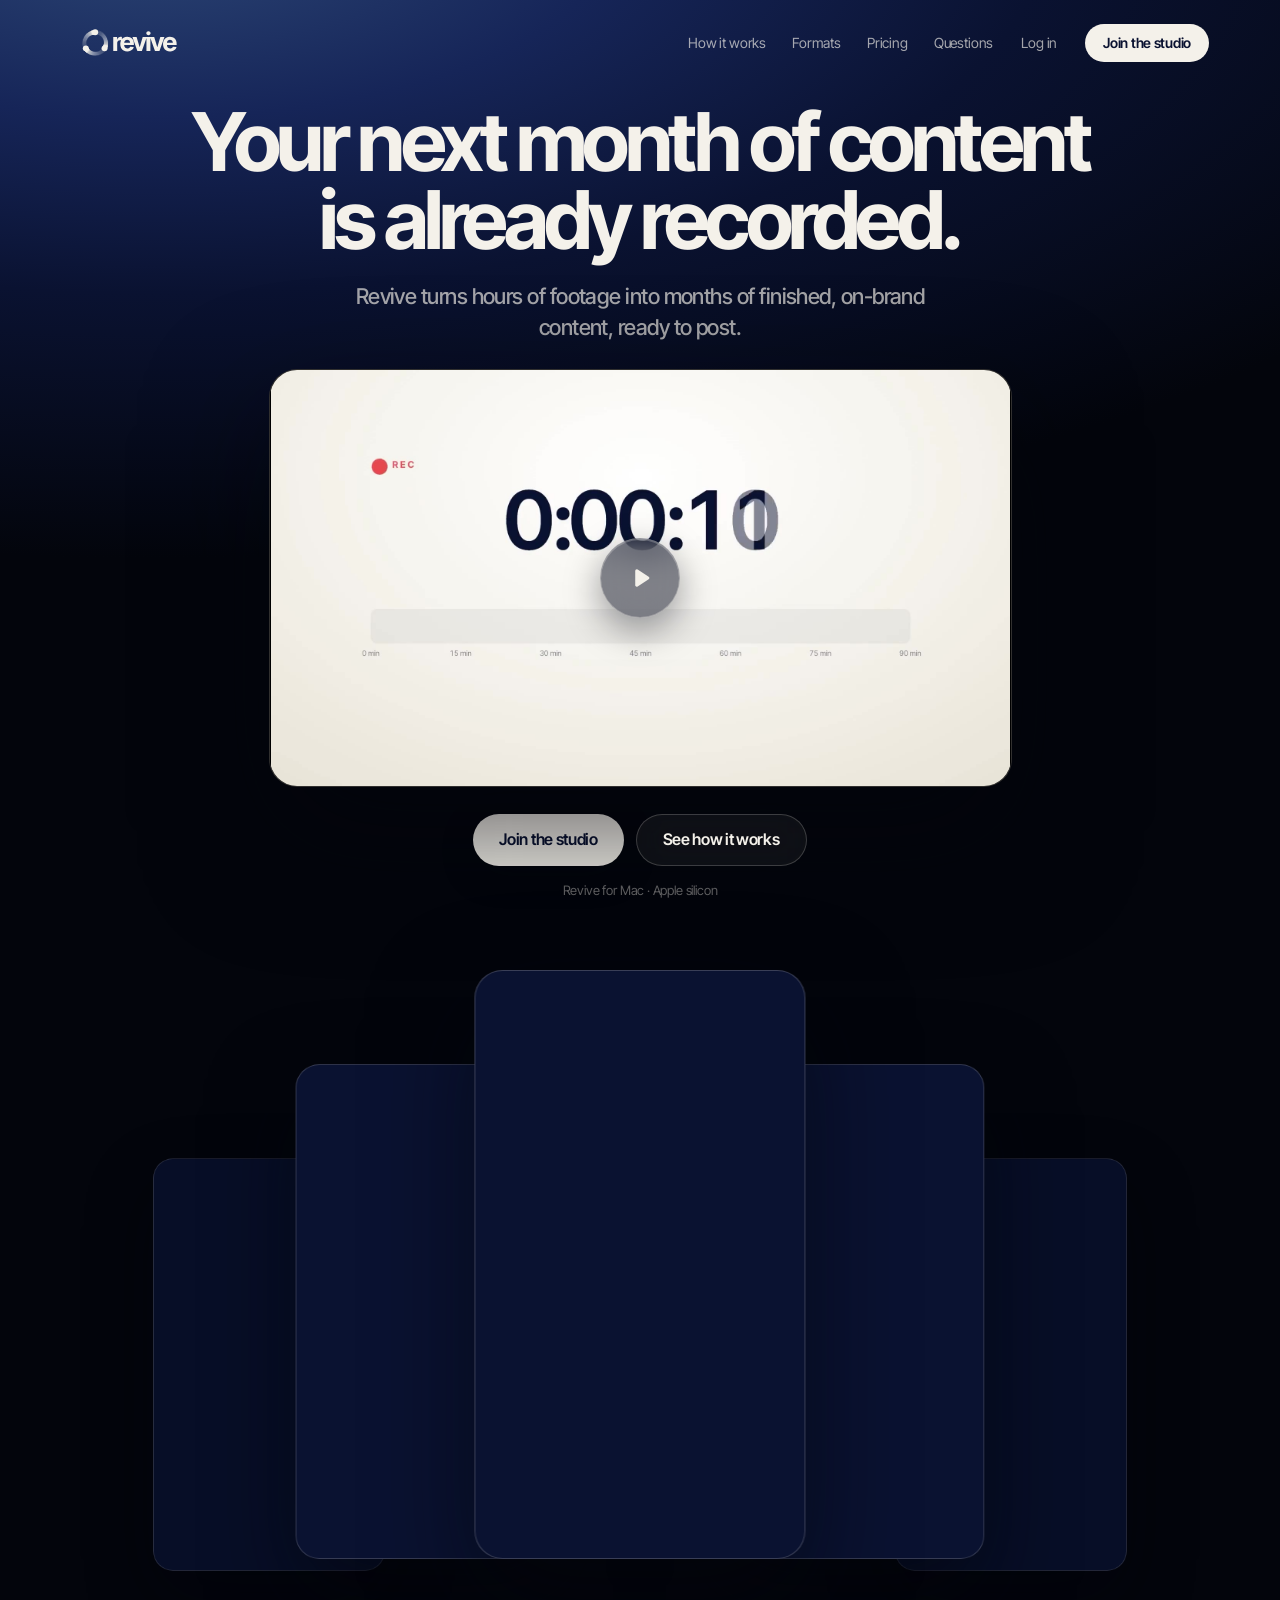
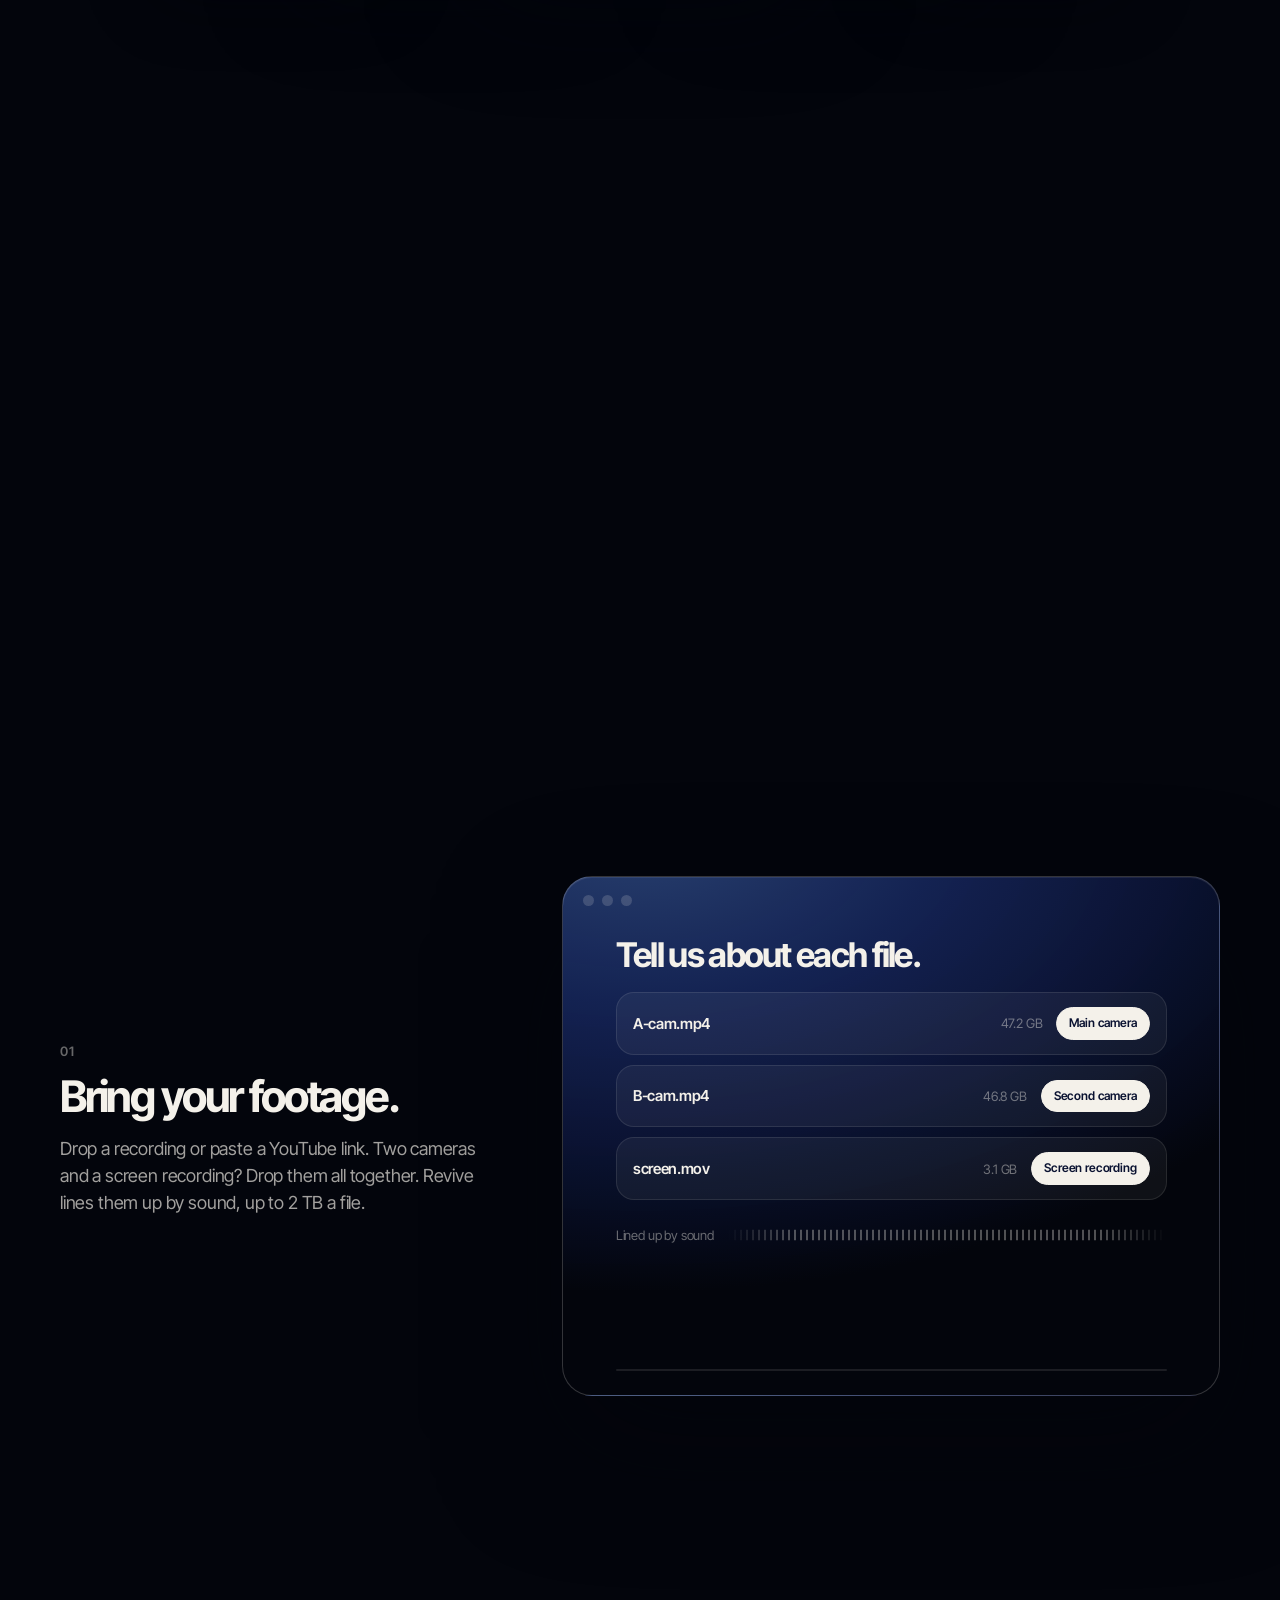
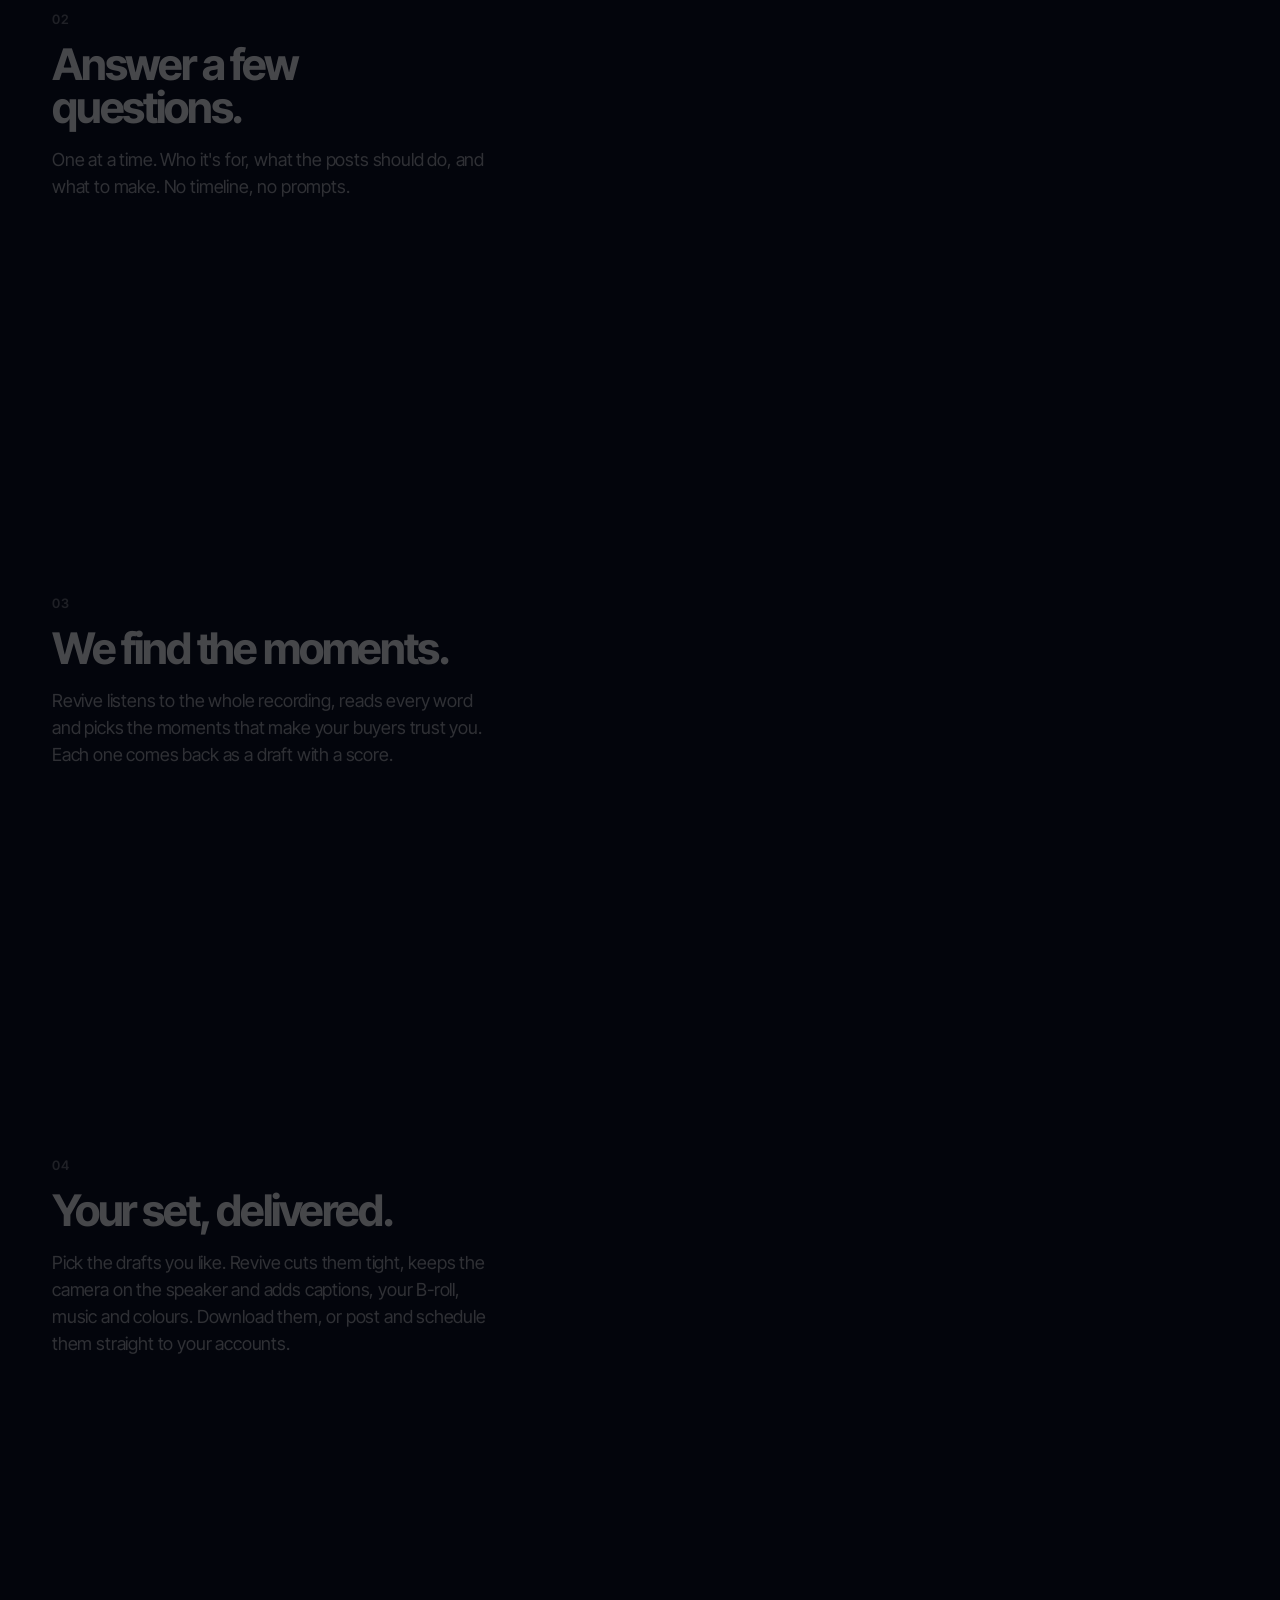
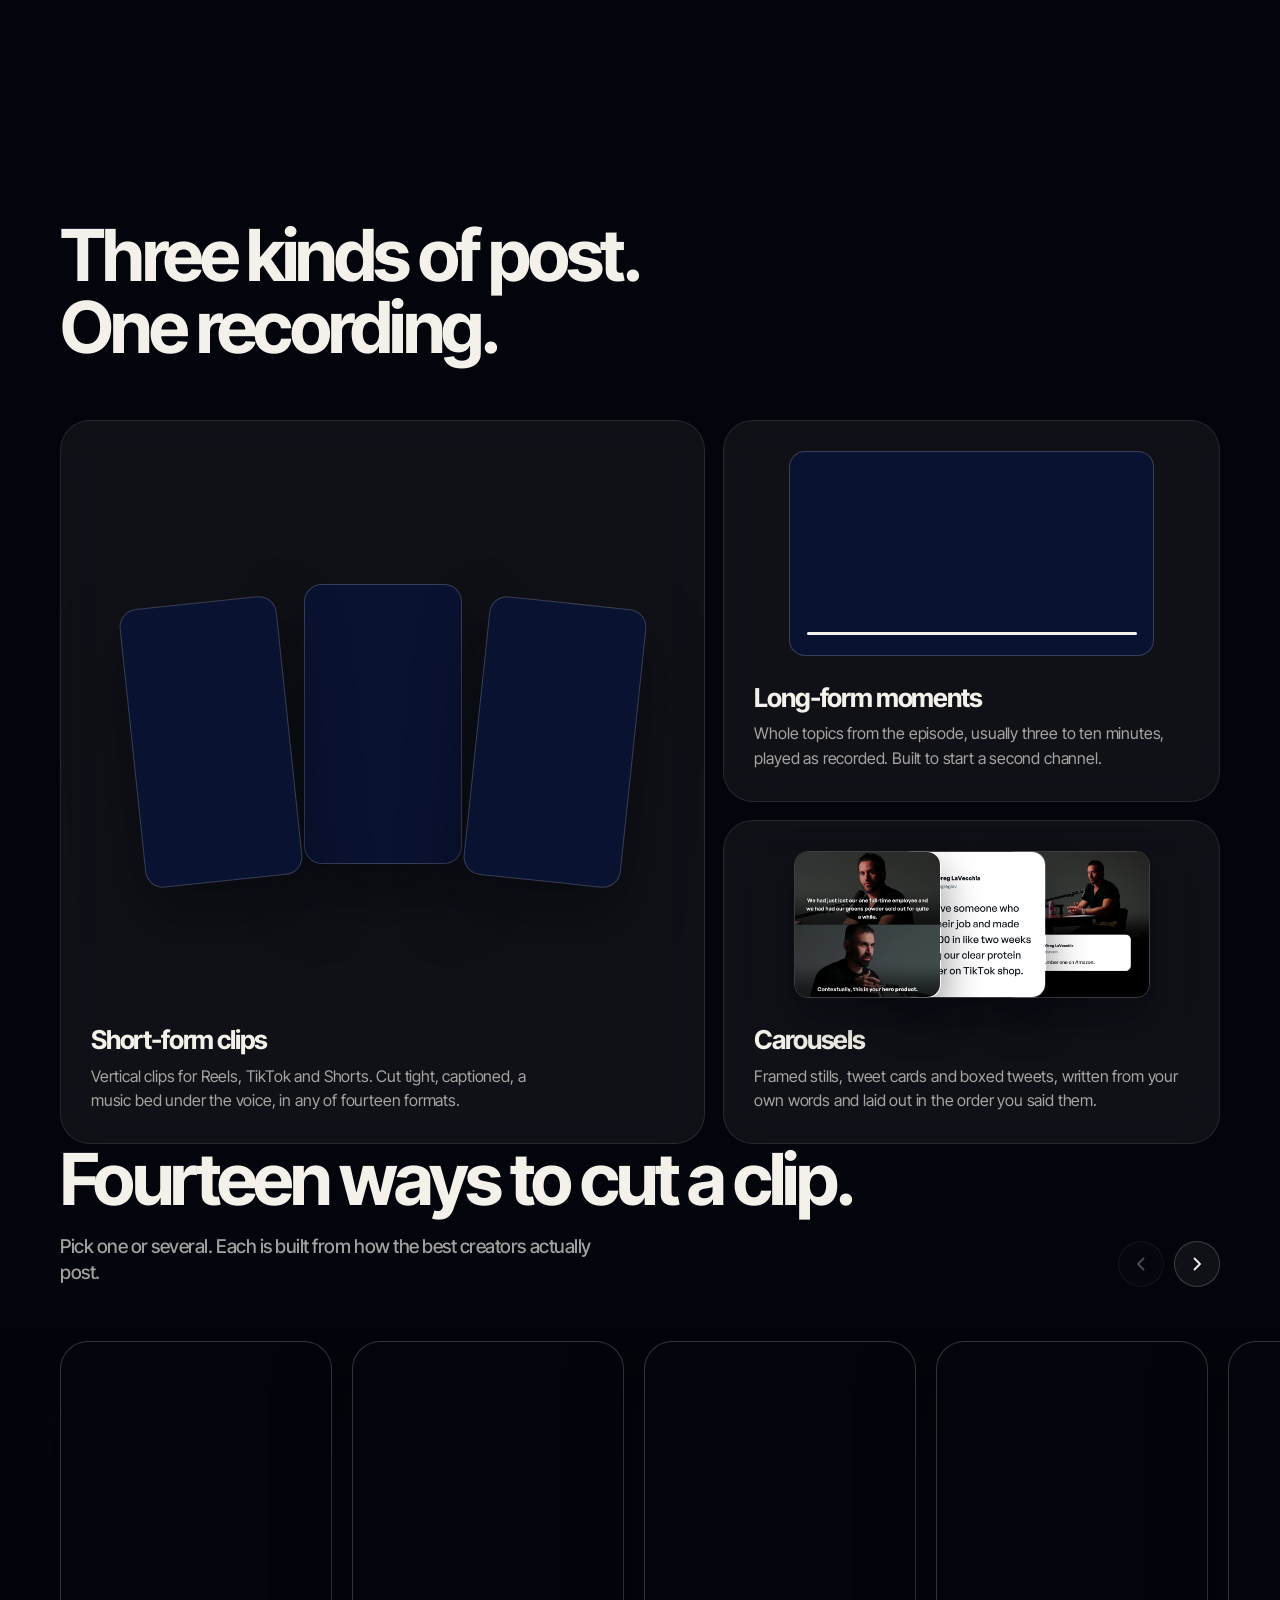
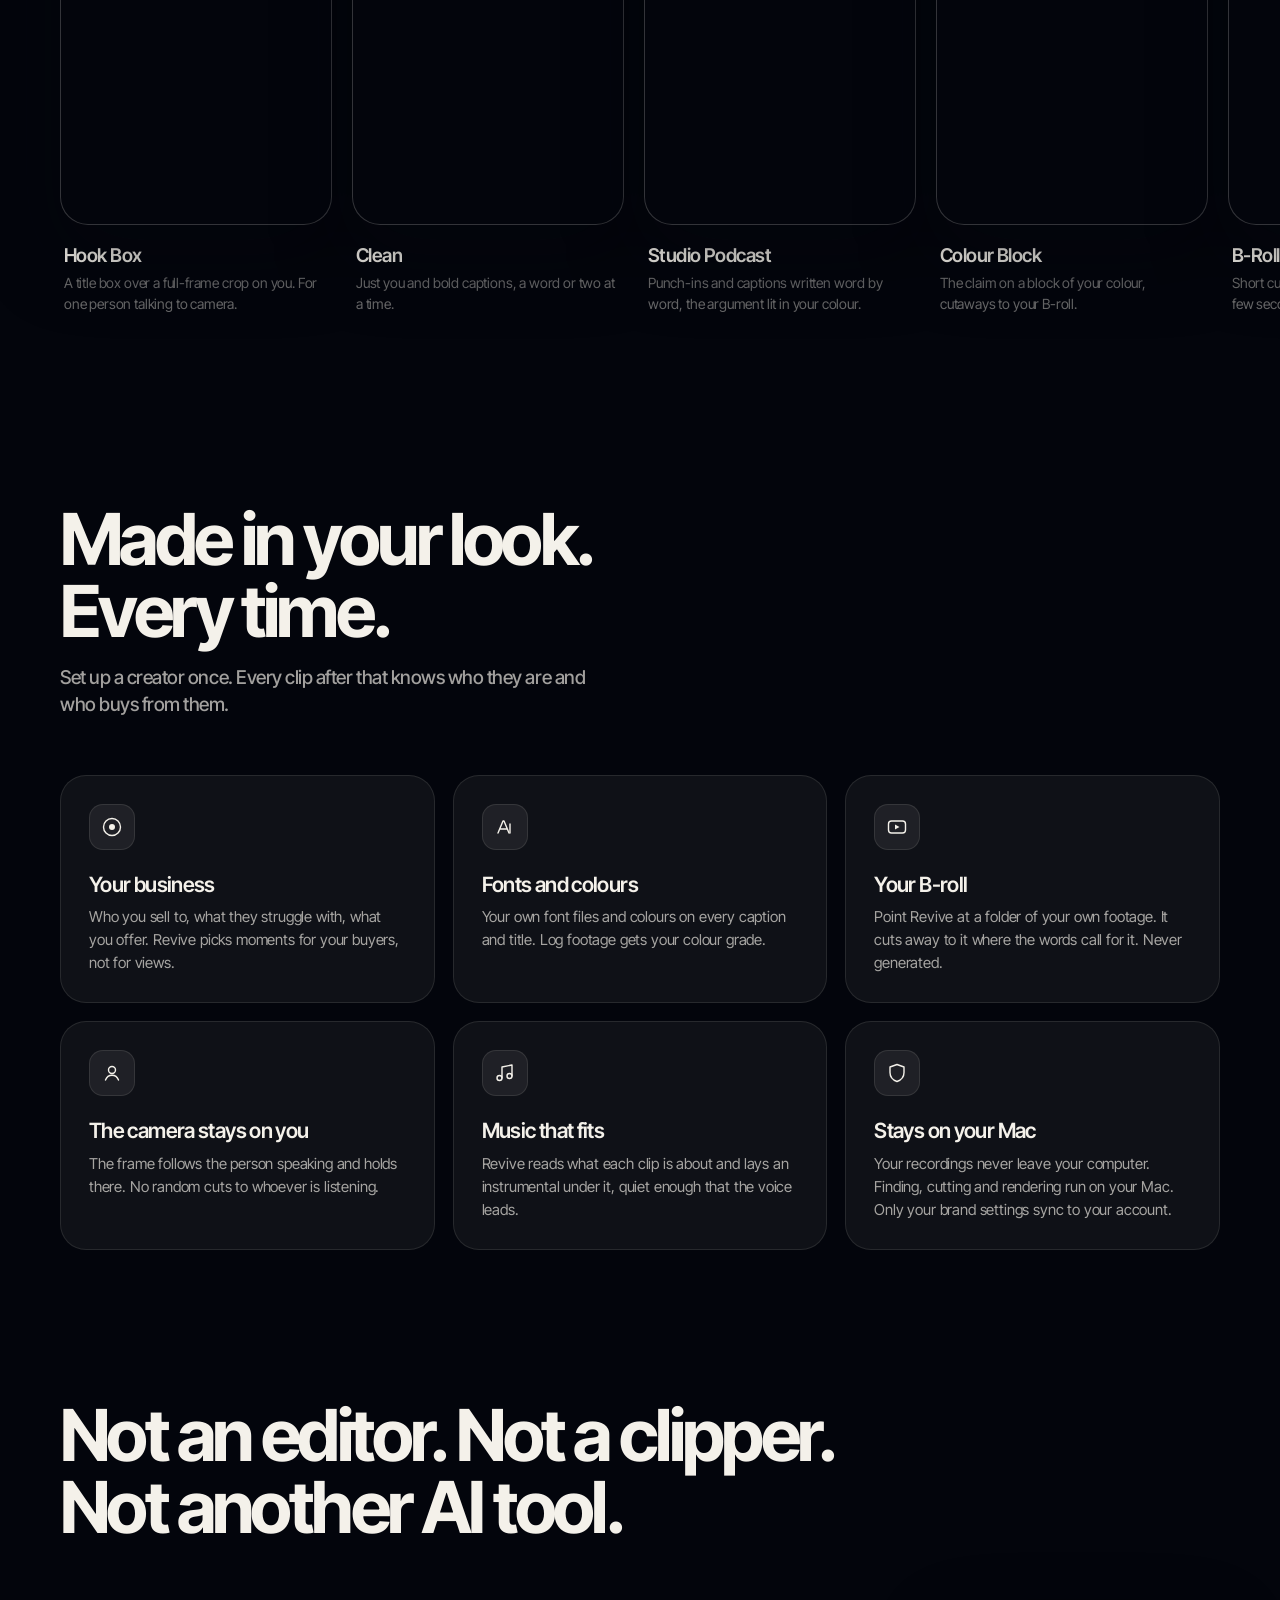
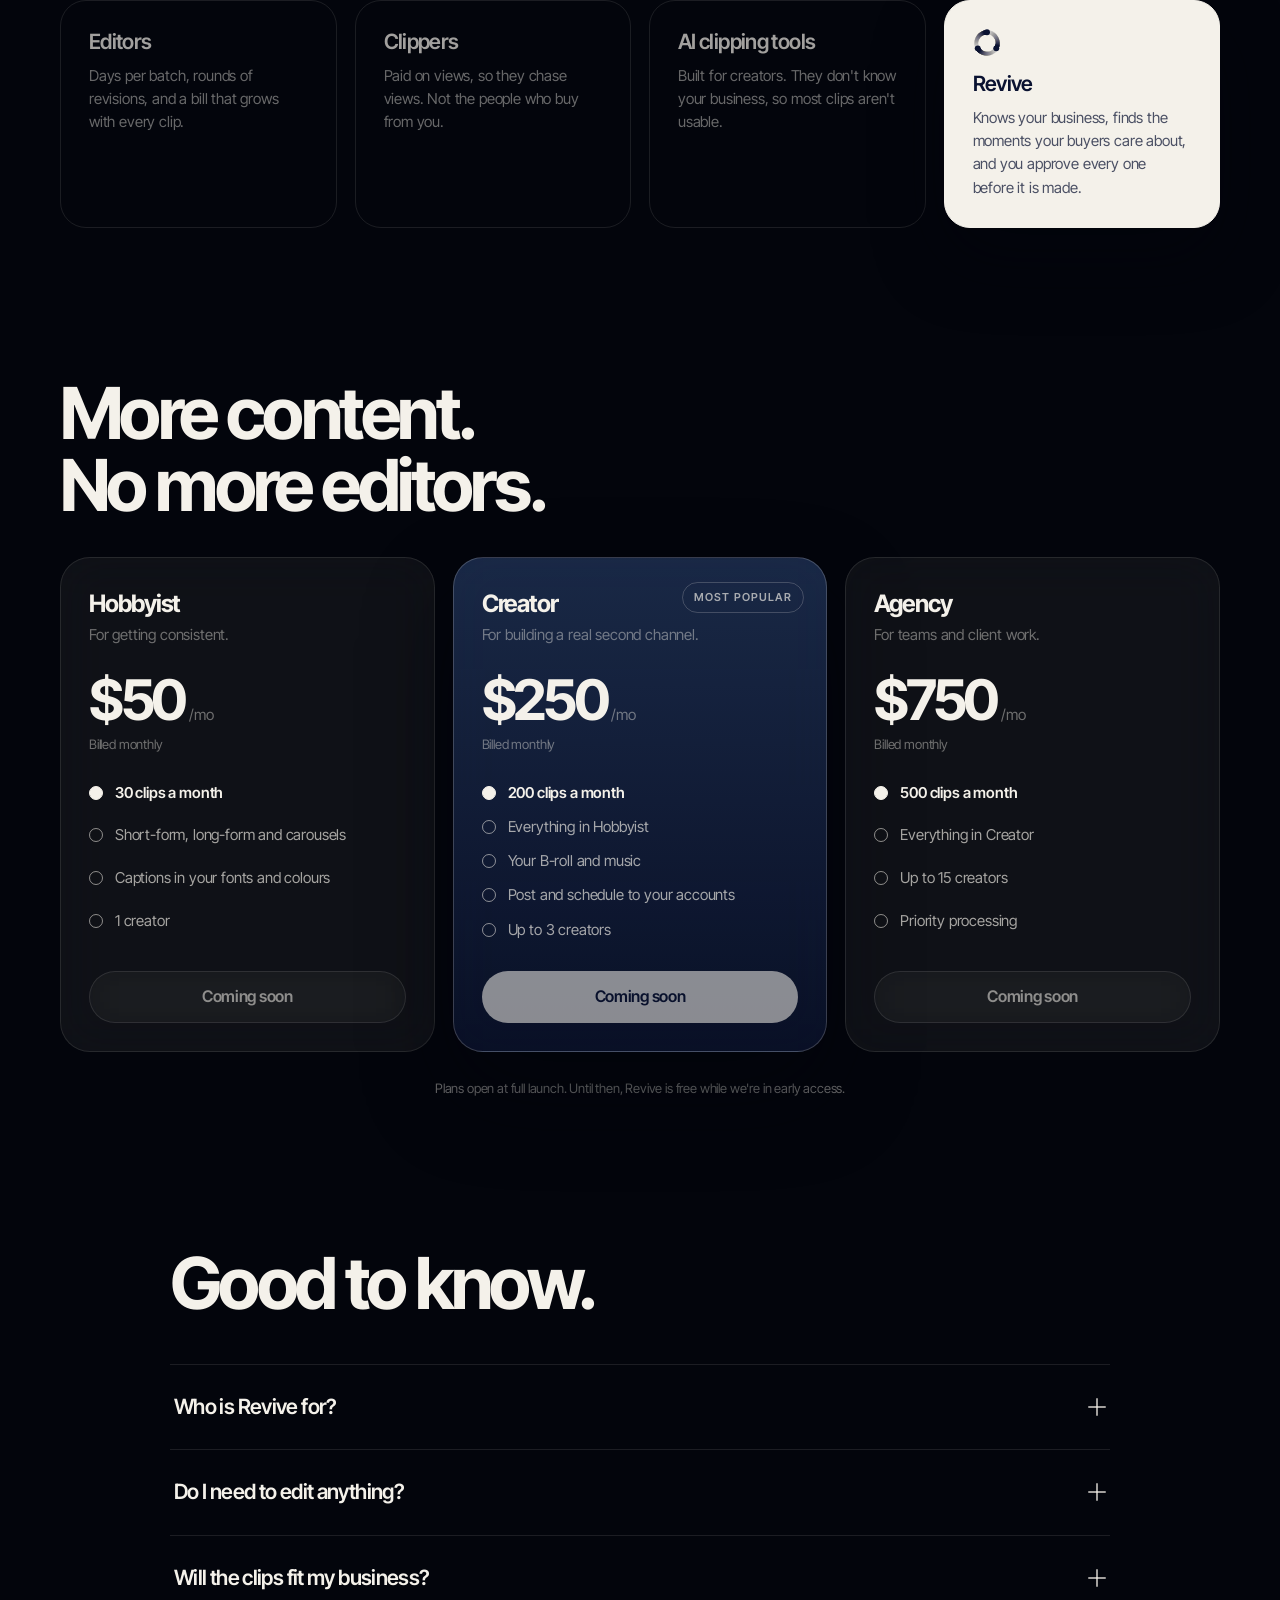
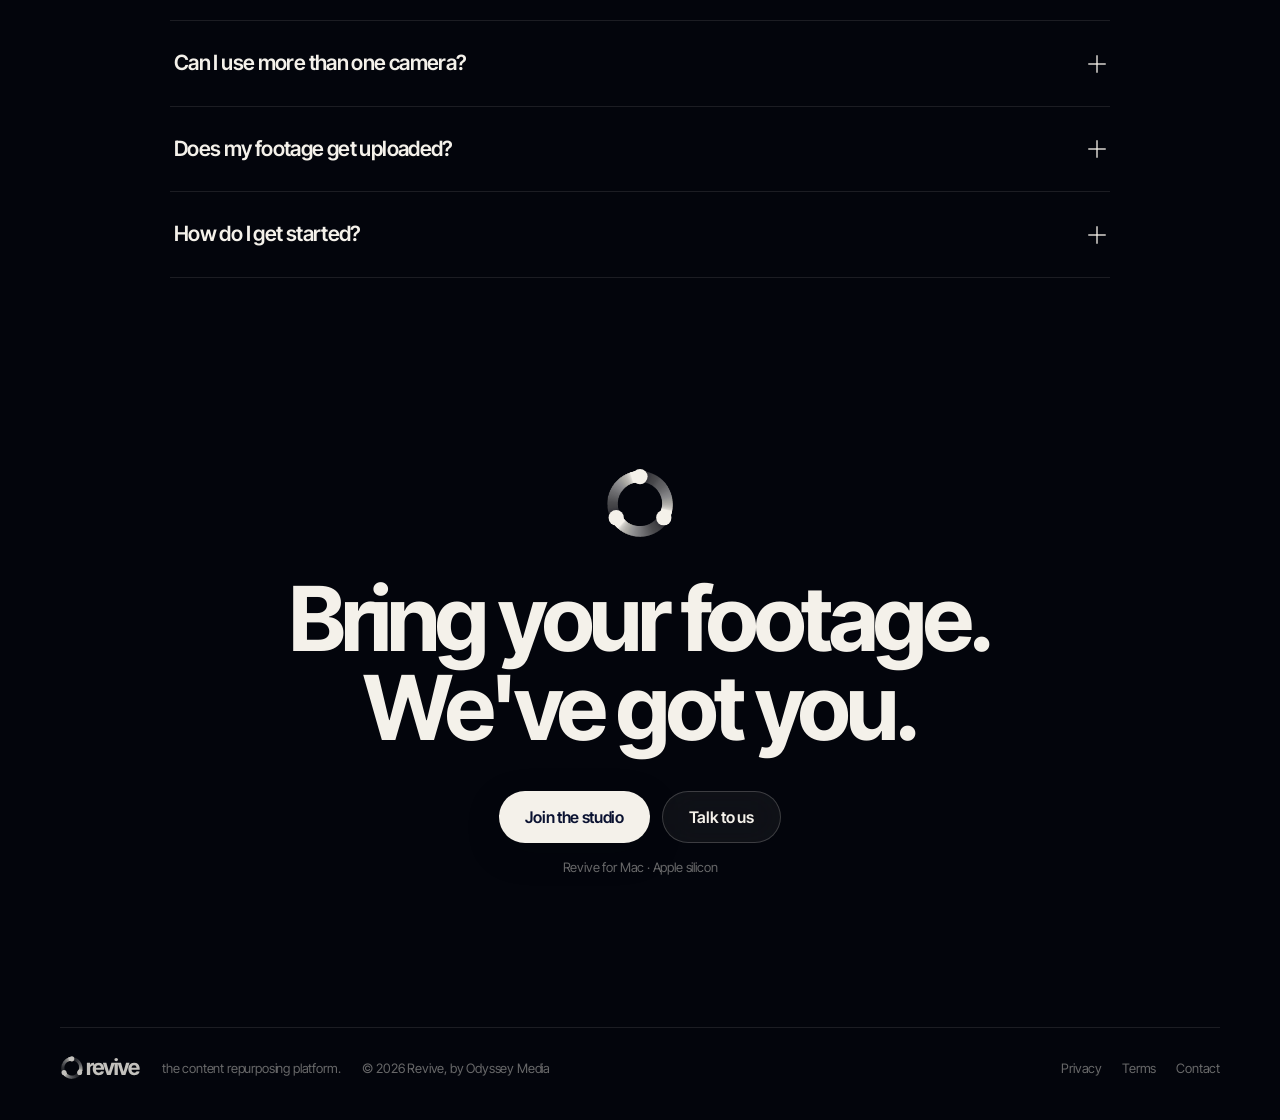
<file: index.html>
<!doctype html>
<html lang="en">
<head>
  <meta charset="utf-8" />
  <meta name="viewport" content="width=device-width, initial-scale=1" />
  <title>Revive · Your next month of content is already recorded.</title>
  <meta name="description" content="Bring one long recording. Revive finds the moments your buyers care about and hands back finished clips, long-form moments and carousels in your brand's look." />
  <meta name="theme-color" content="#03050C" />
  <link rel="icon" href="favicon.ico" sizes="48x48" />
  <link rel="icon" href="favicon.svg" type="image/svg+xml" />
  <link rel="apple-touch-icon" sizes="180x180" href="apple-touch-icon-180x180.png" />
  <link rel="mask-icon" href="safari-pinned-tab.svg" color="#0A1231" />
  <link rel="manifest" href="site.webmanifest" />
  <meta property="og:title" content="Revive · Your next month of content is already recorded." />
  <meta property="og:description" content="Bring one long recording. Get back a month of finished posts." />
  <meta property="og:image" content="assets/og.png" />
  <meta name="twitter:card" content="summary_large_image" />
  <link rel="preconnect" href="https://fonts.googleapis.com" />
  <link rel="preconnect" href="https://fonts.gstatic.com" crossorigin />
  <link href="https://fonts.googleapis.com/css2?family=Inter+Tight:wght@400;500;600;700&display=swap" rel="stylesheet" />
  <link rel="stylesheet" href="style.css?v=20261106d" />
  <script>document.documentElement.classList.add("js")</script>
</head>
<body>
  <a class="skip" href="#top">Skip to content</a>

  <header class="nav" id="nav">
    <div class="nav-in">
      <a class="brand" href="#top" aria-label="Revive home"><img src="assets/logo.svg" alt="revive" width="108" height="32" /></a>
      <nav class="links" aria-label="Sections">
        <a href="#how">How it works</a>
        <a href="#formats">Formats</a>
        <a href="#pricing">Pricing</a>
        <a href="#faq">Questions</a>
      </nav>
      <a class="login" href="start.html?mode=login">Log in</a>
      <a class="btn btn-sm" href="start.html">Join the studio</a>
    </div>
  </header>

  <main id="top">
    <!-- Hero -->
    <section class="hero">
      <!-- First screen: headline, film and buttons only; the clip fan waits below the fold -->
      <div class="hero-top">
      <h1 class="r" style="--d:1">Your next month of content<br />is already recorded.</h1>
      <p class="lead r" style="--d:2">Revive turns hours of footage into months of finished, on-brand content, ready to post.</p>
      <!-- The promo film, in the app's player: a muted preview until they press play, then it starts over with sound -->
      <div class="promo r" style="--d:3">
        <video id="promo" data-player src="media/promo.mp4" poster="media/promo-poster.jpg" muted loop playsinline autoplay preload="auto" aria-label="Revive promo film"></video>
      </div>
      <div class="cta r" style="--d:4">
        <a class="btn" href="start.html">Join the studio</a>
        <a class="btn btn-ghost" href="#start">See how it works</a>
      </div>
      <p class="fine r" style="--d:5">Revive for Mac · Apple silicon</p>
      </div>

      <!-- Real clips made in Revive's formats -->
      <span class="anchor" id="start"></span>
      <div class="reel r" style="--d:5" id="reel" aria-hidden="true">
        <video class="c c1" src="media/broll.mp4" muted loop playsinline preload="metadata"></video>
        <video class="c c2" src="media/annotation.mp4" muted loop playsinline preload="metadata"></video>
        <video class="c c3" src="media/speaker.mp4" muted loop playsinline preload="metadata"></video>
        <video class="c c4" src="media/studio.mp4" muted loop playsinline preload="metadata"></video>
        <video class="c c5" src="media/clean.mp4" muted loop playsinline preload="metadata"></video>
      </div>
    </section>

    <!-- Problem -->
    <section class="band narrow">
      <h2 class="statement r"><span>Clipping tools cut videos.</span> Revive repurposes them.</h2>
      <p class="statement-sub r" style="--d:1">You already did the hard part. Revive gives every recording a second life: clips, long-form moments and carousels, picked for the people who buy from you.</p>
    </section>

    <!-- How it works: pinned window, steps scroll past -->
    <section class="story" id="how">
      <div class="story-head">
        <h2 class="r" style="--d:1">Walk in with footage.<br />Walk out with a set.</h2>
      </div>
      <div class="story-grid">
        <div class="story-steps">
          <article class="step" data-step="0">
            <span class="num">01</span>
            <h3>Bring your footage.</h3>
            <p>Drop a recording or paste a YouTube link. Two cameras and a screen recording? Drop them all together. Revive lines them up by sound, up to 2 TB a file.</p>
          </article>
          <article class="step" data-step="1">
            <span class="num">02</span>
            <h3>Answer a few questions.</h3>
            <p>One at a time. Who it's for, what the posts should do, and what to make. No timeline, no prompts.</p>
          </article>
          <article class="step" data-step="2">
            <span class="num">03</span>
            <h3>We find the moments.</h3>
            <p>Revive listens to the whole recording, reads every word and picks the moments that make your buyers trust you. Each one comes back as a draft with a score.</p>
          </article>
          <article class="step" data-step="3">
            <span class="num">04</span>
            <h3>Your set, delivered.</h3>
            <p>Pick the drafts you like. Revive cuts them tight, keeps the camera on the speaker and adds captions, your B-roll, music and colours. Download them, or post and schedule them straight to your accounts.</p>
          </article>
        </div>

        <div class="story-pin">
          <div class="window story-window">
            <div class="chrome"><i></i><i></i><i></i></div>
            <div class="screens">
              <!-- 1: footage -->
              <div class="screen sc on" data-sc="0">
                <h3 class="s-title">Tell us about each file.</h3>
                <div class="files">
                  <div class="file"><b>A-cam.mp4</b><small>47.2 GB</small><span class="chip on">Main camera</span></div>
                  <div class="file"><b>B-cam.mp4</b><small>46.8 GB</small><span class="chip on">Second camera</span></div>
                  <div class="file"><b>screen.mov</b><small>3.1 GB</small><span class="chip on">Screen recording</span></div>
                </div>
                <div class="sync"><span>Lined up by sound</span><i></i></div>
              </div>
              <!-- 2: questions -->
              <div class="screen sc" data-sc="1">
                <div class="dots"><i class="on"></i><i class="on"></i><i class="on"></i><i></i><i></i></div>
                <h3 class="s-title">What should these posts do?</h3>
                <div class="picks">
                  <div class="pick"><strong>Connection</strong><small>Trust before they buy</small></div>
                  <div class="pick lit"><strong>Conversion</strong><small>Speak to the decision</small></div>
                  <div class="pick"><strong>Both</strong><small>A mix of the two</small></div>
                </div>
                <div class="s-row"><span class="ghost">Back</span><span class="solid">Next</span></div>
              </div>
              <!-- 3: moments -->
              <div class="screen sc" data-sc="2">
                <div class="working">
                  <img class="ring spin" src="assets/mark.svg" alt="" width="40" height="40" />
                  <span>Finding your moments…</span>
                </div>
                <div class="drafts">
                  <div class="draft"><em>9.2</em><div><b>Why I almost quit in year two</b><small>12:04 · Connection</small></div><span class="tick on"></span></div>
                  <div class="draft"><em>8.6</em><div><b>The system behind our first big client</b><small>31:10 · Conversion</small></div><span class="tick on"></span></div>
                  <div class="draft"><em>8.1</em><div><b>How we price without discounting</b><small>1:29:03 · Conversion</small></div><span class="tick"></span></div>
                  <div class="draft"><em>7.4</em><div><b>What I'd tell myself on day one</b><small>1:02:11 · Connection</small></div><span class="tick on"></span></div>
                </div>
              </div>
              <!-- 4: delivery -->
              <div class="screen sc" data-sc="3">
                <h3 class="s-title">Your set is ready.</h3>
                <p class="s-sub">Everything the studio made from one recording.</p>
                <p class="s-label">Clips</p>
                <div class="tiles">
                  <i style="--k:0"></i><i style="--k:1"></i><i style="--k:2"></i><i style="--k:3"></i><i style="--k:4"></i><i style="--k:5"></i>
                </div>
                <p class="s-label">Carousels</p>
                <div class="tiles sq">
                  <i style="--k:6"></i><i style="--k:7"></i><i style="--k:8"></i><i style="--k:9"></i>
                </div>
              </div>
            </div>
            <div class="progress"><i id="storyBar"></i></div>
          </div>
        </div>
      </div>
    </section>

    <!-- Outputs -->
    <section class="band" id="outputs">
      <h2 class="r" style="--d:1">Three kinds of post.<br />One recording.</h2>
      <div class="bento">
        <article class="tile big r" style="--d:0">
          <div class="art art-short" aria-hidden="true"><video src="media/documentary.mp4" muted loop playsinline preload="none"></video><video src="media/studio.mp4" muted loop playsinline preload="none"></video><video src="media/headline.mp4" muted loop playsinline preload="none"></video></div>
          <h3>Short-form clips</h3>
          <p>Vertical clips for Reels, TikTok and Shorts. Cut tight, captioned, a music bed under the voice, in any of fourteen formats.</p>
        </article>
        <article class="tile r" style="--d:1">
          <div class="art art-long" aria-hidden="true"><video src="media/longform-gv.mp4" muted loop playsinline preload="none"></video><i></i></div>
          <h3>Long-form moments</h3>
          <p>Whole topics from the episode, usually three to ten minutes, played as recorded. Built to start a second channel.</p>
        </article>
        <article class="tile r" style="--d:2">
          <div class="art art-car" aria-hidden="true"><img src="media/carousel-frames.png" alt="" /><img src="media/carousel-tweet.png" alt="" /><img src="media/carousel-boxed.png" alt="" /></div>
          <h3>Carousels</h3>
          <p>Framed stills, tweet cards and boxed tweets, written from your own words and laid out in the order you said them.</p>
        </article>
      </div>
    </section>

    <!-- Formats gallery -->
    <section class="gallery" id="formats">
      <div class="gallery-head">
        <div>
          <h2 class="r" style="--d:1">Fourteen ways to cut a clip.</h2>
          <p class="sub r" style="--d:2">Pick one or several. Each is built from how the best creators actually post.</p>
        </div>
        <div class="arrows r" style="--d:2">
          <button class="arrow" id="prev" aria-label="Previous formats"><svg viewBox="0 0 20 20"><path d="M12.5 4.5 7 10l5.5 5.5" /></svg></button>
          <button class="arrow" id="next" aria-label="Next formats"><svg viewBox="0 0 20 20"><path d="M7.5 4.5 13 10l-5.5 5.5" /></svg></button>
        </div>
      </div>
      <div class="rail" id="rail" tabindex="0" aria-label="Short-form formats"></div>
    </section>

    <!-- Your look -->
    <section class="band" id="look">
      <h2 class="r" style="--d:1">Made in your look.<br />Every time.</h2>
      <p class="sub r" style="--d:2">Set up a creator once. Every clip after that knows who they are and who buys from them.</p>
      <div class="grid3">
        <article class="cell r" style="--d:0"><div class="ico"><svg viewBox="0 0 24 24"><circle cx="12" cy="12" r="8.5" /><circle cx="12" cy="12" r="3" class="fill" /></svg></div><h3>Your business</h3><p>Who you sell to, what they struggle with, what you offer. Revive picks moments for your buyers, not for views.</p></article>
        <article class="cell r" style="--d:1"><div class="ico"><svg viewBox="0 0 24 24"><path d="M5 18 10 6h1l5 12M7 14h7" /><path d="M17 9v9" /></svg></div><h3>Fonts and colours</h3><p>Your own font files and colours on every caption and title. Log footage gets your colour grade.</p></article>
        <article class="cell r" style="--d:2"><div class="ico"><svg viewBox="0 0 24 24"><rect x="3.5" y="6" width="17" height="12" rx="3" /><path d="m10 9.5 4.5 2.5-4.5 2.5z" class="fill" /></svg></div><h3>Your B-roll</h3><p>Point Revive at a folder of your own footage. It cuts away to it where the words call for it. Never generated.</p></article>
        <article class="cell r" style="--d:0"><div class="ico"><svg viewBox="0 0 24 24"><circle cx="12" cy="9" r="3.5" /><path d="M5.5 19c1.2-3.2 3.6-4.8 6.5-4.8s5.3 1.6 6.5 4.8" /></svg></div><h3>The camera stays on you</h3><p>The frame follows the person speaking and holds there. No random cuts to whoever is listening.</p></article>
        <article class="cell r" style="--d:1"><div class="ico"><svg viewBox="0 0 24 24"><path d="M9 17V6l10-2v11" /><circle cx="6.5" cy="17" r="2.5" /><circle cx="16.5" cy="15" r="2.5" /></svg></div><h3>Music that fits</h3><p>Revive reads what each clip is about and lays an instrumental under it, quiet enough that the voice leads.</p></article>
        <article class="cell r" style="--d:2"><div class="ico"><svg viewBox="0 0 24 24"><path d="M12 3.5 19 6v5.5c0 4.3-3 7.6-7 9-4-1.4-7-4.7-7-9V6z" /></svg></div><h3>Stays on your Mac</h3><p>Your recordings never leave your computer. Finding, cutting and rendering run on your Mac. Only your brand settings sync to your account.</p></article>
      </div>
    </section>

    <!-- Comparison -->
    <section class="band" id="compare">
      <h2 class="r" style="--d:1">Not an editor. Not a clipper.<br />Not another AI tool.</h2>
      <div class="versus">
        <div class="vs r" style="--d:0"><h3>Editors</h3><p>Days per batch, rounds of revisions, and a bill that grows with every clip.</p></div>
        <div class="vs r" style="--d:1"><h3>Clippers</h3><p>Paid on views, so they chase views. Not the people who buy from you.</p></div>
        <div class="vs r" style="--d:2"><h3>AI clipping tools</h3><p>Built for creators. They don't know your business, so most clips aren't usable.</p></div>
        <div class="vs us r" style="--d:3"><img src="assets/mark-navy.svg?v=2" alt="" width="28" height="28" /><h3>Revive</h3><p>Knows your business, finds the moments your buyers care about, and you approve every one before it is made.</p></div>
      </div>
    </section>

    <!-- Pricing -->
    <section class="band" id="pricing">
      <h2 class="r" style="--d:1">More content.<br />No more editors.</h2>
      <div class="plans">
        <article class="plan r" style="--d:0">
          <h3>Hobbyist</h3><p class="for">For getting consistent.</p>
          <p class="price"><span>$50</span><small>/mo</small></p><p class="billed">Billed monthly</p>
          <ul><li>30 clips a month</li><li>Short-form, long-form and carousels</li><li>Captions in your fonts and colours</li><li>1 creator</li></ul>
          <span class="btn btn-ghost soon" aria-disabled="true">Coming soon</span>
        </article>
        <article class="plan pop r" style="--d:1">
          <span class="badge">Most popular</span>
          <h3>Creator</h3><p class="for">For building a real second channel.</p>
          <p class="price"><span>$250</span><small>/mo</small></p><p class="billed">Billed monthly</p>
          <ul><li>200 clips a month</li><li>Everything in Hobbyist</li><li>Your B-roll and music</li><li>Post and schedule to your accounts</li><li>Up to 3 creators</li></ul>
          <span class="btn soon" aria-disabled="true">Coming soon</span>
        </article>
        <article class="plan r" style="--d:2">
          <h3>Agency</h3><p class="for">For teams and client work.</p>
          <p class="price"><span>$750</span><small>/mo</small></p><p class="billed">Billed monthly</p>
          <ul><li>500 clips a month</li><li>Everything in Creator</li><li>Up to 15 creators</li><li>Priority processing</li></ul>
          <span class="btn btn-ghost soon" aria-disabled="true">Coming soon</span>
        </article>
      </div>
      <p class="fine center r">Plans open at full launch. Until then, Revive is free while we're in early access.</p>
    </section>

    <!-- FAQ -->
    <section class="band narrow" id="faq">
      <h2 class="r" style="--d:1">Good to know.</h2>
      <div class="faq">
        <details class="r"><summary>Who is Revive for?<i></i></summary><div class="a"><div><p>Business owners, creators and personal brands who already record long-form, like podcasts, interviews, YouTube videos or webinars, and want far more out of each one without hiring another editor.</p></div></div></details>
        <details class="r"><summary>Do I need to edit anything?<i></i></summary><div class="a"><div><p>No. Clips come back ready to post. You choose which drafts get made, and you can open any finished clip to adjust it.</p></div></div></details>
        <details class="r"><summary>Will the clips fit my business?<i></i></summary><div class="a"><div><p>Yes. Revive learns who you sell to before it picks a single moment, and each project asks whether the posts are for connection, conversion or both.</p></div></div></details>
        <details class="r"><summary>Can I use more than one camera?<i></i></summary><div class="a"><div><p>Yes. Drop every camera and any screen or call recording together. Revive lines them up by sound and keeps the frame on whoever is speaking.</p></div></div></details>
        <details class="r"><summary>Does my footage get uploaded?<i></i></summary><div class="a"><div><p>No. Your recordings stay on your Mac and everything is made there. Your account only holds your creators' brand settings, so they follow you to a new Mac.</p></div></div></details>
        <details class="r"><summary>How do I get started?<i></i></summary><div class="a"><div><p>Join the studio: create your account, then download Revive for Mac and log in with it. It's free during early access. Paid plans open at full launch.</p></div></div></details>
      </div>
    </section>

    <!-- Final CTA -->
    <section class="final">
      <img class="final-mark r" src="assets/mark.svg" alt="" width="72" height="72" />
      <h2 class="r" style="--d:1">Bring your footage.<br />We've got you.</h2>
      <div class="cta r" style="--d:2">
        <a class="btn" href="start.html">Join the studio</a>
        <a class="btn btn-ghost" href="mailto:john@odysseymedia.io">Talk to us</a>
      </div>
      <p class="fine r" style="--d:3">Revive for Mac · Apple silicon</p>
    </section>
  </main>

  <footer class="foot">
    <div class="foot-in">
      <img src="assets/logo.svg" alt="revive" width="88" height="26" />
      <span>the content repurposing platform.</span><span>© 2026 Revive, by Odyssey Media</span>
      <nav><a href="privacy.html">Privacy</a><a href="terms.html">Terms</a><a href="mailto:john@odysseymedia.io">Contact</a></nav>
    </div>
  </footer>

  <script src="main.js?v=20261106p"></script>
</body>
</html>
</file>
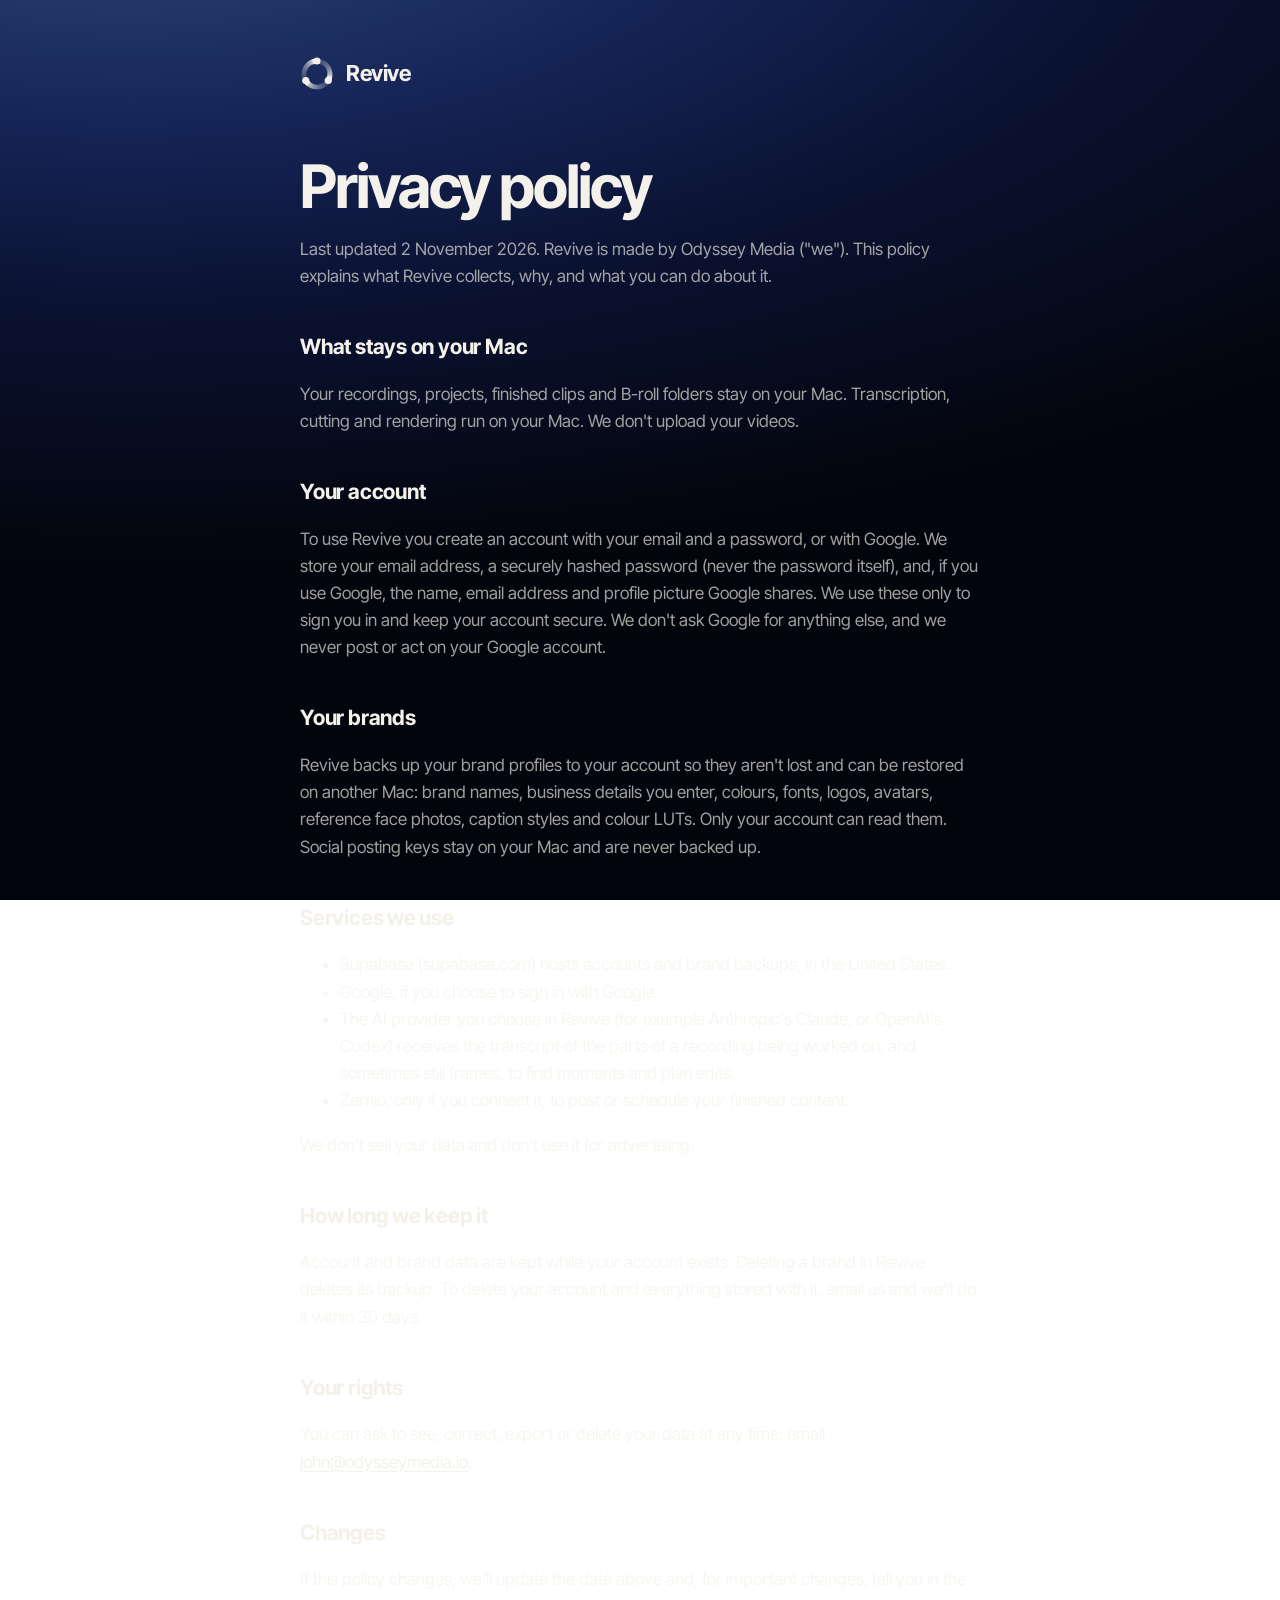
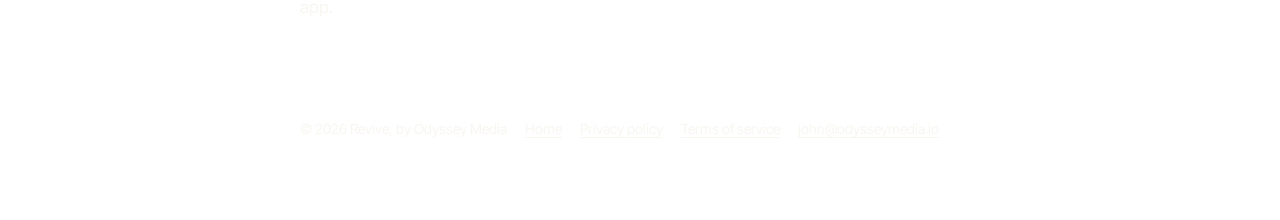
<file: privacy.html>
<!doctype html><html lang="en"><head><meta charset="utf-8"><meta name="viewport" content="width=device-width, initial-scale=1"><link rel="icon" href="favicon.svg" type="image/svg+xml"><link rel="preconnect" href="https://fonts.googleapis.com"><link href="https://fonts.googleapis.com/css2?family=Inter+Tight:wght@400;600;700&display=swap" rel="stylesheet"><link rel="stylesheet" href="legal.css"><title>Privacy policy · Revive</title></head><body><div class="wrap"><header><a href="./"><img src="revive-mark-offwhite.svg" alt="" width="34" height="34">Revive</a></header>
<h1>Privacy policy</h1>
<p>Last updated 2 November 2026. Revive is made by Odyssey Media ("we"). This policy explains what Revive collects, why, and what you can do about it.</p>
<h2>What stays on your Mac</h2>
<p>Your recordings, projects, finished clips and B-roll folders stay on your Mac. Transcription, cutting and rendering run on your Mac. We don't upload your videos.</p>
<h2>Your account</h2>
<p>To use Revive you create an account with your email and a password, or with Google. We store your email address, a securely hashed password (never the password itself), and, if you use Google, the name, email address and profile picture Google shares. We use these only to sign you in and keep your account secure. We don't ask Google for anything else, and we never post or act on your Google account.</p>
<h2>Your brands</h2>
<p>Revive backs up your brand profiles to your account so they aren't lost and can be restored on another Mac: brand names, business details you enter, colours, fonts, logos, avatars, reference face photos, caption styles and colour LUTs. Only your account can read them. Social posting keys stay on your Mac and are never backed up.</p>
<h2>Services we use</h2>
<ul>
<li>Supabase (supabase.com) hosts accounts and brand backups, in the United States.</li>
<li>Google, if you choose to sign in with Google.</li>
<li>The AI provider you choose in Revive (for example Anthropic's Claude, or OpenAI's Codex) receives the transcript of the parts of a recording being worked on, and sometimes still frames, to find moments and plan edits.</li>
<li>Zernio, only if you connect it, to post or schedule your finished content.</li>
</ul>
<p>We don't sell your data and don't use it for advertising.</p>
<h2>How long we keep it</h2>
<p>Account and brand data are kept while your account exists. Deleting a brand in Revive deletes its backup. To delete your account and everything stored with it, email us and we'll do it within 30 days.</p>
<h2>Your rights</h2>
<p>You can ask to see, correct, export or delete your data at any time: email <a href="mailto:john@odysseymedia.io">john@odysseymedia.io</a>.</p>
<h2>Changes</h2>
<p>If this policy changes, we'll update the date above and, for important changes, tell you in the app.</p>
<footer><span>© 2026 Revive, by Odyssey Media</span><a href="./">Home</a><a href="privacy.html">Privacy policy</a><a href="terms.html">Terms of service</a><a href="mailto:john@odysseymedia.io">john@odysseymedia.io</a></footer></div></body></html>
</file>
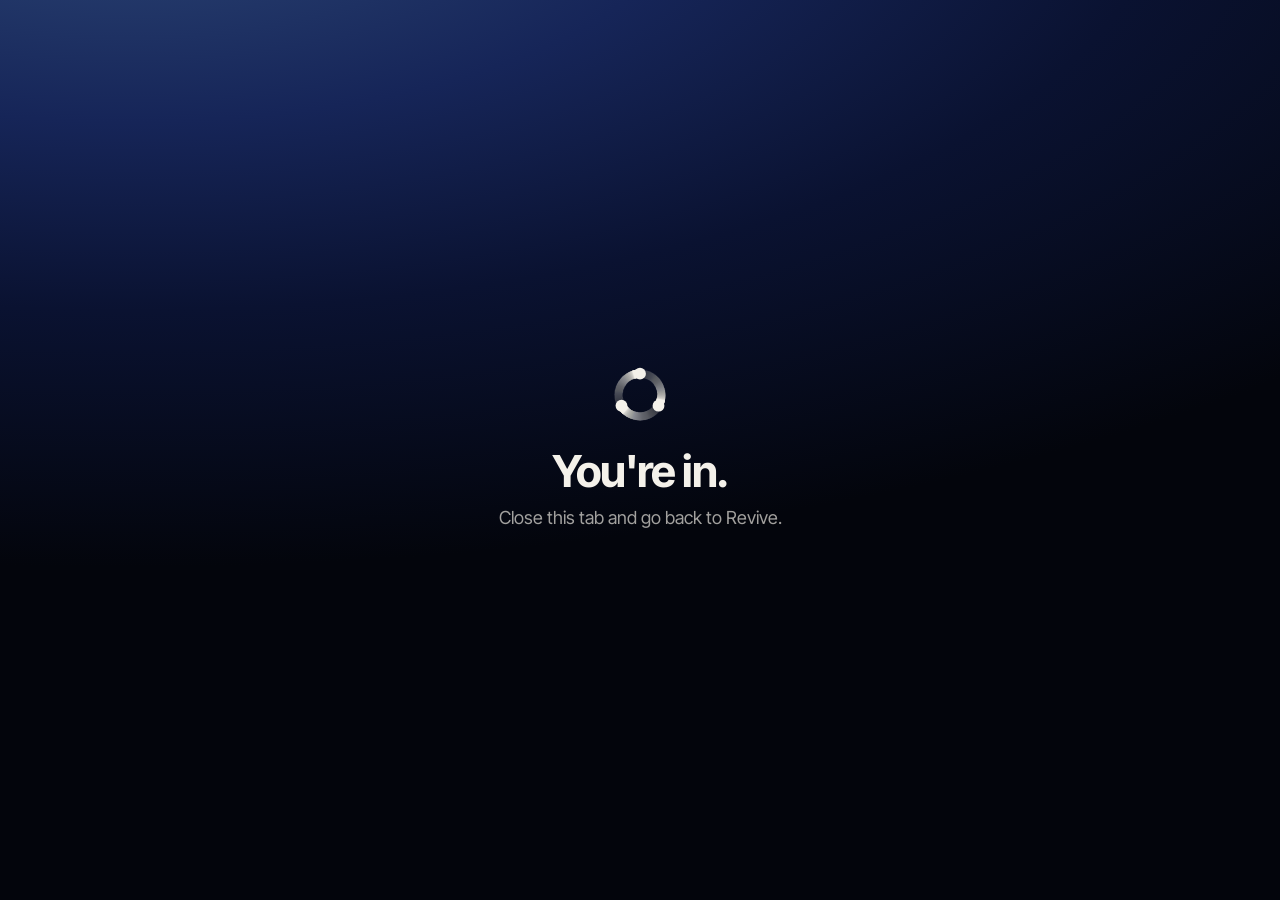
<file: signed-in.html>
<!doctype html><html lang="en"><head><meta charset="utf-8"><meta name="viewport" content="width=device-width, initial-scale=1"><meta name="robots" content="noindex"><link rel="icon" href="favicon.svg" type="image/svg+xml"><link rel="preconnect" href="https://fonts.googleapis.com"><link href="https://fonts.googleapis.com/css2?family=Inter+Tight:wght@400;600;700&display=swap" rel="stylesheet"><link rel="stylesheet" href="legal.css"><title>Revive</title>
<style>
.done { min-height: 100vh; display: grid; place-items: center; text-align: center; padding: 20px; }
.done img { display: block; margin: 0 auto 26px; }
.done h1 { font-size: clamp(32px, 6vw, 44px); letter-spacing: -0.035em; margin-bottom: 10px; }
.done p { margin: 0; font-size: 18px; }
</style></head><body>
<main class="done"><div>
<img src="revive-mark-offwhite.svg" alt="" width="56" height="56">
<h1 id="t">You're in.</h1>
<p id="s">Close this tab and go back to Revive.</p>
</div></main>
<script>
// The app sends the browser here after sign-in. ?failed means it didn't finish.
if (new URLSearchParams(location.search).has("failed")) {
  document.getElementById("t").textContent = "That didn't finish.";
  document.getElementById("s").textContent = "Go back to Revive and try again.";
}
history.replaceState(null, "", location.pathname.replace(/\.html$/, ""));
</script>
</body></html>
</file>
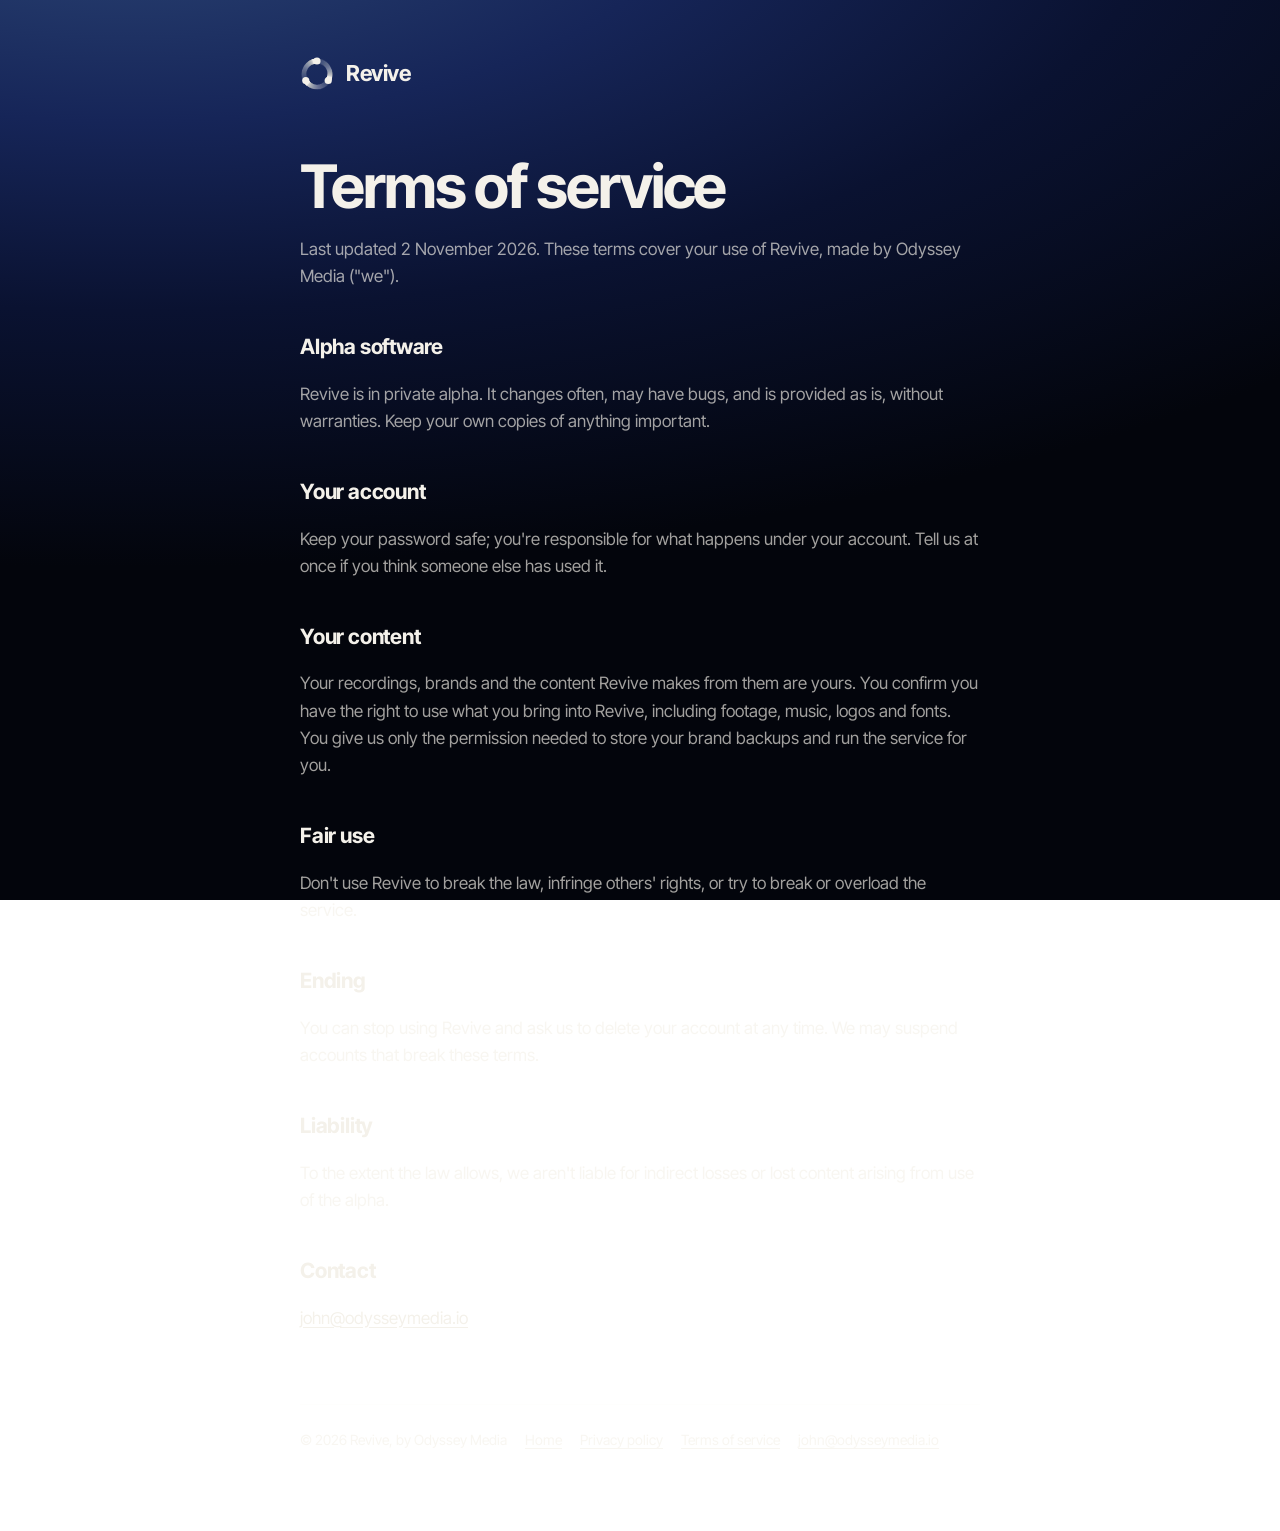
<file: terms.html>
<!doctype html><html lang="en"><head><meta charset="utf-8"><meta name="viewport" content="width=device-width, initial-scale=1"><link rel="icon" href="favicon.svg" type="image/svg+xml"><link rel="preconnect" href="https://fonts.googleapis.com"><link href="https://fonts.googleapis.com/css2?family=Inter+Tight:wght@400;600;700&display=swap" rel="stylesheet"><link rel="stylesheet" href="legal.css"><title>Terms of service · Revive</title></head><body><div class="wrap"><header><a href="./"><img src="revive-mark-offwhite.svg" alt="" width="34" height="34">Revive</a></header>
<h1>Terms of service</h1>
<p>Last updated 2 November 2026. These terms cover your use of Revive, made by Odyssey Media ("we").</p>
<h2>Alpha software</h2>
<p>Revive is in private alpha. It changes often, may have bugs, and is provided as is, without warranties. Keep your own copies of anything important.</p>
<h2>Your account</h2>
<p>Keep your password safe; you're responsible for what happens under your account. Tell us at once if you think someone else has used it.</p>
<h2>Your content</h2>
<p>Your recordings, brands and the content Revive makes from them are yours. You confirm you have the right to use what you bring into Revive, including footage, music, logos and fonts. You give us only the permission needed to store your brand backups and run the service for you.</p>
<h2>Fair use</h2>
<p>Don't use Revive to break the law, infringe others' rights, or try to break or overload the service.</p>
<h2>Ending</h2>
<p>You can stop using Revive and ask us to delete your account at any time. We may suspend accounts that break these terms.</p>
<h2>Liability</h2>
<p>To the extent the law allows, we aren't liable for indirect losses or lost content arising from use of the alpha.</p>
<h2>Contact</h2>
<p><a href="mailto:john@odysseymedia.io">john@odysseymedia.io</a></p>
<footer><span>© 2026 Revive, by Odyssey Media</span><a href="./">Home</a><a href="privacy.html">Privacy policy</a><a href="terms.html">Terms of service</a><a href="mailto:john@odysseymedia.io">john@odysseymedia.io</a></footer></div></body></html>
</file>
<file: style.css>
/* Revive landing. Palette, type and surfaces from the brand kit (chapters 2, 3, 7); motion curves from the app (ui/style.css).
   Black #03050C, dark navy #0A1231, navy #162558, dark blue #2C4676, off-white #F4F1EA. Inter Tight. Frosted glass on a clean gradient, no grain. */
:root {
  --black: #03050c; --dnavy: #0a1231; --navy: #162558; --dblue: #2c4676; --off: #f4f1ea; --mist: #9fb2bf;
  --text: var(--off); --muted: rgba(244, 241, 234, 0.66); --dim: rgba(244, 241, 234, 0.42);
  --line: rgba(244, 241, 234, 0.1); --line-strong: rgba(244, 241, 234, 0.2);
  --glass: rgba(244, 241, 234, 0.05); --glass-hi: rgba(244, 241, 234, 0.09);
  --ease: cubic-bezier(0.16, 1, 0.3, 1);    /* ease-out: anything arriving or responding */
  --inout: cubic-bezier(0.65, 0, 0.35, 1);  /* ease-in-out: only things already on screen that slide */
  --gut: max(20px, calc((100vw - 1160px) / 2));
}
*, *::before, *::after { box-sizing: border-box; }
[hidden] { display: none !important; }
html { background: var(--black); overflow-x: clip; scroll-behavior: smooth; scroll-padding-top: 80px; }
body {
  margin: 0; color: var(--text);
  font-family: "Inter Tight", Inter, system-ui, -apple-system, "Segoe UI", Helvetica, Arial, sans-serif;
  font-size: 17px; line-height: 1.55; letter-spacing: -0.01em; -webkit-font-smoothing: antialiased;
  background: radial-gradient(120% 70% at 12% -8%, var(--dblue) 0%, var(--navy) 30%, var(--dnavy) 58%, var(--black) 100%) fixed, var(--black);
}
h1, h2, h3, p { margin: 0; }
a { color: inherit; text-decoration: none; }
button { font: inherit; letter-spacing: inherit; color: inherit; }
img { display: block; }
::selection { background: rgba(244, 241, 234, 0.25); }
.skip { position: absolute; left: -999px; top: 8px; }
.skip:focus { left: 12px; z-index: 50; background: var(--off); color: var(--dnavy); padding: 8px 12px; border-radius: 10px; }
:focus-visible { outline: 2px solid rgba(244, 241, 234, 0.6); outline-offset: 3px; border-radius: 12px; }

/* ---- type ---- */
h1 { font-size: clamp(44px, 6.6vw, 96px); font-weight: 700; line-height: 0.96; letter-spacing: -0.055em; }
h2 { font-size: clamp(36px, 5.6vw, 72px); font-weight: 700; line-height: 1; letter-spacing: -0.05em; }
h3 { font-size: 21px; font-weight: 600; line-height: 1.2; letter-spacing: -0.03em; }
.eyebrow { font-size: 12px; font-weight: 600; letter-spacing: 0.14em; text-transform: uppercase; color: var(--dim); margin-bottom: 18px; }
.lead { font-size: clamp(18px, 1.7vw, 22px); color: var(--muted); font-weight: 500; letter-spacing: -0.025em; line-height: 1.4; max-width: 620px; }
.sub { font-size: 19px; color: var(--muted); font-weight: 500; letter-spacing: -0.025em; line-height: 1.4; max-width: 560px; margin-top: 18px; }
.fine { font-size: 13px; color: var(--dim); }
.center { text-align: center; }

/* ---- buttons ---- */
.btn {
  display: inline-flex; align-items: center; gap: 9px; height: 52px; padding: 0 26px; border-radius: 999px;
  background: var(--off); color: var(--dnavy); font-weight: 600; font-size: 16px; letter-spacing: -0.02em; border: 0; cursor: pointer;
  box-shadow: 0 10px 30px rgba(3, 5, 12, 0.35);
  transition: transform 0.5s var(--ease), background 0.35s var(--ease), box-shadow 0.5s var(--ease);
}
.btn svg { width: 17px; height: 17px; margin-top: -2px; }
.btn:hover { transform: translateY(-2px); background: #fff; box-shadow: 0 16px 40px rgba(3, 5, 12, 0.45); }
.btn:active { transform: translateY(0) scale(0.98); transition-duration: 0.15s; }
.btn-ghost { background: var(--glass); color: var(--off); border: 1px solid var(--line-strong); box-shadow: none; backdrop-filter: blur(18px); -webkit-backdrop-filter: blur(18px); }
.btn-ghost:hover { background: var(--glass-hi); box-shadow: none; }
.btn-sm { height: 38px; padding: 0 18px; font-size: 14px; box-shadow: none; }

/* ---- nav ---- */
.nav { position: fixed; inset: 0 0 auto; z-index: 20; padding: 14px var(--gut); transition: padding 0.6s var(--ease); }
.nav-in {
  display: flex; align-items: center; gap: 28px; height: 58px; padding: 0 10px 0 20px; border-radius: 999px; border: 1px solid transparent;
  transition: background 0.6s var(--ease), border-color 0.6s var(--ease), box-shadow 0.6s var(--ease);
}
.nav.scrolled .nav-in { background: rgba(10, 18, 49, 0.55); border-color: var(--line); box-shadow: 0 20px 50px rgba(3, 5, 12, 0.35); backdrop-filter: blur(24px) saturate(1.2); -webkit-backdrop-filter: blur(24px) saturate(1.2); }
.brand img { width: 96px; height: auto; }
.links { display: flex; gap: 26px; margin-left: auto; font-size: 14px; color: var(--muted); }
.links a { transition: color 0.3s var(--ease); }
.links a:hover { color: var(--off); }
.login { font-size: 14px; color: var(--muted); transition: color 0.3s var(--ease); }
.login:hover { color: var(--off); }
.links + .login { margin-left: 0; }

/* ---- reveal: everything arrives with the app's ease-out ---- */
.js .r { opacity: 0; transform: translateY(26px); filter: blur(6px); transition: opacity 1s var(--ease), transform 1.1s var(--ease), filter 1s var(--ease); transition-delay: calc(var(--d, 0) * 80ms); }
.js .r.in { opacity: 1; transform: none; filter: none; }

/* ---- hero ---- */
.hero { overflow-x: clip; padding: 104px var(--gut) 40px; text-align: center; display: flex; flex-direction: column; align-items: center; }
.hero h1 { margin-bottom: clamp(10px, 2.4vh, 26px); max-width: 1100px; font-size: clamp(34px, min(6.6vw, 9vh), 96px); flex: none; }
.hero .lead { margin: 0 auto clamp(12px, 3vh, 34px); flex: none; }
@media (max-height: 760px) { .hero .lead { display: none; } }
.hero-top { width: 100%; height: calc(100vh - 104px); height: calc(100svh - 104px); min-height: 400px; display: flex; flex-direction: column; align-items: center; }
/* the promo film sits where the lead line was, the buttons under it. Its player is the app's own (.rvp, copied from revive/desktop/ui/style.css) */
.promo { width: 100%; max-width: 1040px; margin: 0 0 clamp(12px, 3vh, 28px); flex: 1 1 0; min-height: 0; display: flex; justify-content: center; align-items: center; container-type: size; }
.rvp { position: relative; display: block; width: min(100cqw, 100cqh * 16 / 9); height: auto; aspect-ratio: 16 / 9; flex: none; border-radius: 28px; overflow: hidden; background: #000; border: 1px solid var(--line-strong); box-shadow: 0 50px 120px rgba(3, 5, 12, 0.6); container-type: inline-size; outline: none; user-select: none; -webkit-user-select: none; }
.rvp video { display: block; width: 100%; height: 100%; object-fit: contain; background: #000; cursor: pointer; }
.rvp:fullscreen { border-radius: 0; border: 0; aspect-ratio: auto; }
.rv-spin img { width: 40px; height: 40px; }
.rv-big { position: absolute; left: 50%; top: 50%; width: 56px; height: 56px; margin: -28px 0 0 -28px; padding: 0; border-radius: 50%; color: var(--off); display: grid; place-items: center; cursor: pointer; background: rgba(6, 10, 28, 0.5); border: 1px solid rgba(244, 241, 234, 0.3); -webkit-backdrop-filter: blur(16px) saturate(1.1); backdrop-filter: blur(16px) saturate(1.1); box-shadow: inset 0 1px 0 rgba(255, 255, 255, 0.22), 0 12px 36px rgba(3, 5, 12, 0.4); transition: opacity 0.5s var(--ease), transform 0.6s var(--ease), background 0.4s var(--ease), border-color 0.4s var(--ease); }
.rv-big svg { width: 20px; height: 20px; margin-left: 1.5px; }
.rv-big:hover { background: rgba(10, 18, 49, 0.56); border-color: rgba(244, 241, 234, 0.5); transform: scale(1.08); }
.rv-big:active { transform: scale(0.95); transition-duration: 0.15s; }
.rvp[data-state="playing"] .rv-big { opacity: 0; transform: scale(0.78); pointer-events: none; }
.rvp[data-state="ended"] .rv-big svg { margin-left: 0; }
.rv-spin { position: absolute; left: 50%; top: 50%; margin: -20px 0 0 -20px; opacity: 0; pointer-events: none; transition: opacity 0.4s var(--ease); }
.rvp.buffering .rv-spin { opacity: 1; }
.rvp.buffering .rv-big { opacity: 0; }

.rv-ui { position: absolute; inset: auto 0 0 0; padding: 0 10px 10px; opacity: 0; transform: translateY(10px); pointer-events: none; transition: opacity 0.45s var(--ease), transform 0.55s var(--ease); }
.rvp:hover .rv-ui, .rvp:focus-visible .rv-ui, .rvp.touched[data-state="paused"] .rv-ui, .rvp[data-state="ended"] .rv-ui, @container (max-width: 340px) { .rv-cur { display: none; } .rv-snd:hover .rv-vol { width: 0; margin: 0; opacity: 0; } .rv-dur { margin-left: 4px; } }
/* landing only: before the first press it is a muted preview, the play button stays up and the pill stays away */
.rvp.preview .rv-big { opacity: 1; transform: none; pointer-events: auto; }
.rvp.preview .rv-ui { display: none; }
.rv-big { width: 80px; height: 80px; margin: -40px 0 0 -40px; } .rv-big svg { width: 28px; height: 28px; margin-left: 2px; }
.rv-pill { height: 48px; } .rv-cur, .rv-dur { font-size: 12px; }
/* "See how it works" lands with the clip fan and the line under it in view */
.anchor { display: block; height: 0; scroll-margin-top: 0; }
.cta { display: flex; gap: 12px; justify-content: center; flex-wrap: wrap; margin-bottom: 14px; flex: none; }
.stage { width: 100%; max-width: 1040px; margin-top: 64px; perspective: 1600px; }
.hero-window { transform-origin: 50% 0; transform: rotateX(var(--tilt, 14deg)) scale(var(--sc, 0.94)); will-change: transform; }

/* ---- the app window (frosted glass, as in the app) ---- */
.window {
  position: relative; border-radius: 30px; overflow: hidden; border: 1px solid var(--line-strong);
  background: radial-gradient(120% 90% at 12% -10%, rgba(44, 70, 118, 0.9) 0%, rgba(22, 37, 88, 0.85) 38%, rgba(10, 18, 49, 0.95) 70%, var(--black) 100%), var(--dnavy);
  box-shadow: 0 50px 120px rgba(3, 5, 12, 0.6), inset 0 1px 0 rgba(244, 241, 234, 0.08);
}
.chrome { display: flex; gap: 8px; padding: 18px 20px; }
.chrome i { width: 11px; height: 11px; border-radius: 50%; background: rgba(244, 241, 234, 0.16); }
.screen { padding: 8px 8% 56px; }
.hero-screen { text-align: center; padding-top: 30px; padding-bottom: 72px; }
.s-title { font-size: clamp(26px, 3.4vw, 46px); font-weight: 700; letter-spacing: -0.05em; line-height: 1; margin-bottom: 10px; }
.s-sub { color: var(--muted); font-size: clamp(14px, 1.4vw, 18px); font-weight: 500; letter-spacing: -0.02em; margin-bottom: 30px; }
.s-label { font-size: 11px; font-weight: 600; letter-spacing: 0.14em; text-transform: uppercase; color: var(--dim); margin: 18px 0 10px; }
.drop {
  position: relative; margin: 0 auto; max-width: 620px; min-height: 220px; display: grid; place-items: center; align-content: center; gap: 6px;
  border-radius: 28px; background: var(--glass); border: 1px solid var(--line);
  backdrop-filter: blur(28px) saturate(1.15); -webkit-backdrop-filter: blur(28px) saturate(1.15); box-shadow: 0 40px 90px rgba(3, 5, 12, 0.45);
}
.drop .ring { width: 44px; height: 44px; margin-bottom: 12px; }
.drop strong { font-size: 18px; letter-spacing: -0.03em; }
.drop span { font-size: 14px; color: var(--dim); }
/* a star of light travelling the drop zone's edge, like the app's first screen */
.star { position: absolute; inset: 0; width: 100%; height: 100%; overflow: visible; pointer-events: none; }
.star rect { width: calc(100% - 2px); height: calc(100% - 2px); fill: none; stroke: rgba(244, 241, 234, 0.85); stroke-width: 1.5; stroke-dasharray: 70 1400; stroke-linecap: round; filter: drop-shadow(0 0 6px rgba(244, 241, 234, 0.8)); animation: star 7s linear infinite; }
@keyframes star { to { stroke-dashoffset: -1470; } }


/* ---- hero reel: real clips in a fan, it opens as you scroll (a stand-in until the VSL) ---- */
.reel { position: relative; width: 100%; max-width: 1100px; height: clamp(420px, 46vw, 620px); margin-top: 70px; }
.reel .c { position: absolute; left: 50%; top: 0; height: 100%; aspect-ratio: 9 / 16; object-fit: cover; border-radius: 28px; background: var(--dnavy); border: 1px solid var(--line-strong); box-shadow: 0 40px 100px rgba(3, 5, 12, 0.6); will-change: transform; }
.reel .c3 { z-index: 3; transform: translateX(-50%) scale(1); }
.reel .c2 { z-index: 2; transform: translateX(calc(-50% - 62% - 14% * var(--open, 0))) translateY(8%) scale(0.84) rotate(calc(-4deg * var(--open, 0))); }
.reel .c4 { z-index: 2; transform: translateX(calc(-50% + 62% + 14% * var(--open, 0))) translateY(8%) scale(0.84) rotate(calc(4deg * var(--open, 0))); }
.reel .c1 { z-index: 1; transform: translateX(calc(-50% - 112% - 30% * var(--open, 0))) translateY(17%) scale(0.7) rotate(calc(-8deg * var(--open, 0))); opacity: 0.75; }
.reel .c5 { z-index: 1; transform: translateX(calc(-50% + 112% + 30% * var(--open, 0))) translateY(17%) scale(0.7) rotate(calc(8deg * var(--open, 0))); opacity: 0.75; }
.statement-sub { text-align: center; color: var(--muted); font-size: 20px; font-weight: 500; letter-spacing: -0.025em; line-height: 1.45; max-width: 640px; margin: 26px auto 0; }

/* outputs with real media */
.art-short video { width: 27%; max-width: 160px; aspect-ratio: 9 / 16; object-fit: cover; border-radius: 18px; border: 1px solid var(--line-strong); background: var(--dnavy); box-shadow: 0 30px 60px rgba(3, 5, 12, 0.5); transition: transform 0.9s var(--ease); }
.art-short video:nth-child(1) { transform: translateY(18px) rotate(-6deg); }
.art-short video:nth-child(3) { transform: translateY(18px) rotate(6deg); }
.tile:hover .art-short video:nth-child(1) { transform: translate(-10px, 10px) rotate(-9deg); }
.tile:hover .art-short video:nth-child(2) { transform: translateY(-8px); }
.tile:hover .art-short video:nth-child(3) { transform: translate(10px, 10px) rotate(9deg); }
.art-long { position: relative; }
.art-long video { width: 84%; aspect-ratio: 16 / 9; object-fit: cover; border-radius: 16px; border: 1px solid var(--line-strong); background: var(--dnavy); }
.art-long i { position: absolute; left: 12%; right: 12%; bottom: 10%; height: 3px; border-radius: 2px; background: rgba(244, 241, 234, 0.25); overflow: hidden; }
.art-long i::after { content: ""; position: absolute; inset: 0; background: var(--off); transform-origin: 0 50%; animation: lf 8s linear infinite; }
@keyframes lf { from { transform: scaleX(0); } to { transform: scaleX(1); } }
.art-car img { width: 34%; aspect-ratio: 1; object-fit: cover; border-radius: 14px; border: 1px solid var(--line-strong); margin-left: -10%; box-shadow: 0 20px 40px rgba(3, 5, 12, 0.45); transition: transform 0.9s var(--ease); }
.art-car img:first-child { margin-left: 0; position: relative; z-index: 3; }
.art-car img:nth-child(2) { z-index: 2; position: relative; }
.tile:hover .art-car img:nth-child(2) { transform: translateX(12px); }
.tile:hover .art-car img:nth-child(3) { transform: translateX(26px); }
.phone video { position: absolute; inset: 0; width: 100%; height: 100%; object-fit: cover; }
@media (max-width: 760px) {
  .reel { height: 440px; margin-top: 48px; }
  .reel .c1, .reel .c5 { display: none; }
  .reel .c2 { transform: translateX(calc(-50% - 52%)) translateY(8%) scale(0.8) rotate(-4deg); }
  .reel .c4 { transform: translateX(calc(-50% + 52%)) translateY(8%) scale(0.8) rotate(4deg); }
}

/* ---- statement ---- */
.band { padding: 150px var(--gut) 0; }
.narrow { max-width: 980px; margin: 0 auto; padding-left: 20px; padding-right: 20px; }
.statement { text-align: center; font-size: clamp(34px, 5vw, 64px); }
.statement span { color: var(--dim); }

/* ---- story: pinned window, steps scroll by ---- */
.story { padding: 170px var(--gut) 0; }
.story-head { text-align: center; margin-bottom: 40px; }
.story-grid { display: grid; grid-template-columns: minmax(0, 0.8fr) minmax(0, 1.2fr); gap: 64px; }
.story-steps { padding: 14vh 0 14vh; }
.step { min-height: 64vh; display: flex; flex-direction: column; justify-content: center; opacity: 0.28; transform: translateX(-8px); transition: opacity 0.8s var(--ease), transform 0.8s var(--ease); }
.step.on { opacity: 1; transform: none; }
.step .num { font-size: 13px; font-weight: 600; color: var(--dim); letter-spacing: 0.1em; margin-bottom: 14px; }
.step h3 { font-size: clamp(30px, 3.4vw, 44px); font-weight: 700; letter-spacing: -0.05em; line-height: 1; margin-bottom: 16px; }
.step p { color: var(--muted); font-size: 18px; line-height: 1.5; max-width: 440px; }
.story-caption { display: none; }
.cap { position: absolute; inset: 0; opacity: 0; transform: translateY(14px); filter: blur(4px); transition: opacity 0.6s var(--ease), transform 0.8s var(--ease), filter 0.6s var(--ease); pointer-events: none; }
.cap.on { opacity: 1; transform: none; filter: none; }
.cap .num { display: block; font-size: 13px; font-weight: 600; color: var(--dim); letter-spacing: 0.1em; margin-bottom: 10px; }
.cap h3 { font-size: 30px; font-weight: 700; letter-spacing: -0.05em; line-height: 1; margin-bottom: 12px; }
.cap p { color: var(--muted); font-size: 16px; line-height: 1.5; }
.story-pin { position: sticky; top: calc(50vh - 260px); height: 520px; align-self: start; margin-top: 18vh; }
.story-window { height: 100%; }
.screens { position: relative; height: calc(100% - 50px); }
.sc { position: absolute; inset: 0; padding: 14px 8% 0; opacity: 0; transform: translateY(18px) scale(0.985); filter: blur(4px); pointer-events: none; transition: opacity 0.7s var(--ease), transform 0.9s var(--ease), filter 0.7s var(--ease); }
.sc.on { opacity: 1; transform: none; filter: none; }
.sc .s-title { font-size: 34px; margin-bottom: 20px; }
.progress { position: absolute; left: 8%; right: 8%; bottom: 24px; height: 2px; background: var(--line); border-radius: 2px; overflow: hidden; }
.progress i { display: block; height: 100%; width: 100%; background: var(--off); transform-origin: 0 50%; transform: scaleX(var(--p, 0)); transition: transform 0.25s linear; }

/* screen 1: files */
.files { display: grid; gap: 10px; }
.file { display: grid; grid-template-columns: 1fr auto auto; align-items: center; gap: 14px; padding: 14px 16px; border-radius: 18px; background: var(--glass); border: 1px solid var(--line); }
.file b { font-weight: 600; font-size: 15px; letter-spacing: -0.02em; }
.file small { color: var(--dim); font-size: 13px; }
.chip { font-size: 12px; padding: 6px 12px; border-radius: 999px; border: 1px solid var(--line-strong); color: var(--muted); }
.chip.on { background: var(--off); color: var(--dnavy); border-color: var(--off); font-weight: 600; }
.sc .file { opacity: 0; transform: translateY(12px); transition: opacity 0.7s var(--ease), transform 0.8s var(--ease); }
.sc.on .file { opacity: 1; transform: none; }
.sc.on .file:nth-child(2) { transition-delay: 0.1s; } .sc.on .file:nth-child(3) { transition-delay: 0.2s; }
.sync { display: flex; align-items: center; gap: 14px; margin-top: 22px; font-size: 13px; color: var(--dim); }
.sync i { flex: 1; height: 26px; background: repeating-linear-gradient(90deg, rgba(244, 241, 234, 0.32) 0 2px, transparent 2px 6px); -webkit-mask: linear-gradient(90deg, transparent, #000 15%, #000 85%, transparent); mask: linear-gradient(90deg, transparent, #000 15%, #000 85%, transparent); clip-path: inset(30% 0); }

/* screen 2: one question */
.dots { display: flex; gap: 6px; margin-bottom: 18px; }
.dots i { width: 22px; height: 4px; border-radius: 4px; background: var(--line-strong); }
.dots i.on { background: var(--off); }
.picks { display: grid; grid-template-columns: repeat(3, 1fr); gap: 12px; }
.pick { padding: 22px 18px; border-radius: 22px; background: var(--glass); border: 1px solid var(--line); display: grid; gap: 4px; transition: background 0.6s var(--ease), border-color 0.6s var(--ease), transform 0.6s var(--ease); }
.pick strong { font-size: 17px; letter-spacing: -0.03em; }
.pick small { color: var(--dim); font-size: 13px; }
.sc.on .pick.lit { background: var(--off); color: var(--dnavy); border-color: var(--off); transform: translateY(-3px); transition-delay: 0.5s; }
.sc.on .pick.lit small { color: rgba(10, 18, 49, 0.6); }
.s-row { display: flex; justify-content: space-between; margin-top: 30px; }
.s-row span { height: 40px; padding: 0 20px; border-radius: 999px; display: inline-flex; align-items: center; font-size: 14px; font-weight: 600; }
.s-row .ghost { border: 1px solid var(--line-strong); color: var(--muted); }
.s-row .solid { background: var(--off); color: var(--dnavy); }

/* screen 3: moments */
.working { display: flex; align-items: center; gap: 14px; margin: 4px 0 20px; font-size: 15px; color: var(--muted); }
.spin { animation: spin 2.4s var(--inout) infinite; }
@keyframes spin { to { transform: rotate(360deg); } }
.drafts { display: grid; gap: 9px; }
.draft { display: grid; grid-template-columns: 46px 1fr 22px; align-items: center; gap: 14px; padding: 12px 16px; border-radius: 18px; background: var(--glass); border: 1px solid var(--line); }
.draft em { font-style: normal; font-weight: 700; font-size: 18px; letter-spacing: -0.04em; }
.draft b { display: block; font-weight: 600; font-size: 15px; letter-spacing: -0.02em; white-space: nowrap; overflow: hidden; text-overflow: ellipsis; }
.draft small { color: var(--dim); font-size: 12px; }
.tick { width: 20px; height: 20px; border-radius: 50%; border: 1.5px solid var(--line-strong); }
.tick.on { background: var(--off); border-color: var(--off); box-shadow: inset 0 0 0 5px var(--off), inset 0 0 0 10px var(--dnavy); }
.sc .draft { opacity: 0; transform: translateY(12px); transition: opacity 0.7s var(--ease), transform 0.8s var(--ease); }
.sc.on .draft { opacity: 1; transform: none; }
.sc.on .draft:nth-child(1) { transition-delay: 0.15s; } .sc.on .draft:nth-child(2) { transition-delay: 0.25s; } .sc.on .draft:nth-child(3) { transition-delay: 0.35s; } .sc.on .draft:nth-child(4) { transition-delay: 0.45s; }

/* screen 4: the set */
.sc[data-sc="3"] .s-title { margin-bottom: 6px; }
.sc[data-sc="3"] .s-sub { margin-bottom: 6px; font-size: 14px; }
.tiles { display: grid; grid-template-columns: repeat(6, 1fr); gap: 8px; }
.tiles i { aspect-ratio: 9 / 16; border-radius: 12px; border: 1px solid var(--line); background: radial-gradient(70% 45% at 50% 42%, rgba(159, 178, 191, 0.28), transparent 70%), linear-gradient(180deg, var(--dblue), var(--dnavy)); opacity: 0; transform: translateY(14px) scale(0.96); transition: opacity 0.7s var(--ease), transform 0.9s var(--ease); transition-delay: calc(var(--k) * 60ms); }
.tiles.sq { grid-template-columns: repeat(6, 1fr); }
.tiles.sq i { aspect-ratio: 1; background: linear-gradient(160deg, rgba(244, 241, 234, 0.14), rgba(244, 241, 234, 0.03)); }
.sc.on .tiles i { opacity: 1; transform: none; }

/* ---- outputs bento ---- */
#outputs h2, #look h2, #compare h2, #pricing h2 { max-width: 900px; }
.bento { display: grid; grid-template-columns: 1.3fr 1fr; grid-template-rows: auto auto; gap: 18px; margin-top: 56px; }
.tile { position: relative; border-radius: 30px; padding: 30px; background: var(--glass); border: 1px solid var(--line); overflow: hidden; min-height: 280px; display: flex; flex-direction: column; justify-content: flex-end; backdrop-filter: blur(24px); -webkit-backdrop-filter: blur(24px); transition: border-color 0.5s var(--ease), background 0.5s var(--ease); }
.tile:hover { border-color: var(--line-strong); background: var(--glass-hi); }
.tile.big { grid-row: span 2; min-height: 580px; }
.tile h3 { font-size: 26px; font-weight: 700; letter-spacing: -0.045em; margin-bottom: 8px; }
.tile p { color: var(--muted); font-size: 16px; max-width: 440px; }
.art { flex: 1; display: flex; align-items: center; justify-content: center; gap: 14px; margin-bottom: 26px; }
.art-car { gap: 0; }
.tile:hover .tile:hover 
/* ---- formats rail (Apple-style gallery) ---- */
.gallery { padding: 160px 0 0; }
.gallery-head { display: flex; align-items: flex-end; justify-content: space-between; gap: 24px; padding: 0 var(--gut); margin-bottom: 44px; }
.arrows { display: flex; gap: 10px; }
.arrow { width: 46px; height: 46px; border-radius: 50%; border: 1px solid var(--line-strong); background: var(--glass); cursor: pointer; display: grid; place-items: center; transition: background 0.35s var(--ease), opacity 0.35s var(--ease), transform 0.5s var(--ease); }
.arrow:hover { background: var(--glass-hi); transform: scale(1.05); }
.arrow:disabled { opacity: 0.3; cursor: default; transform: none; }
.arrow svg { width: 20px; height: 20px; fill: none; stroke: var(--off); stroke-width: 1.8; stroke-linecap: round; stroke-linejoin: round; }
.rail { display: flex; gap: 20px; overflow-x: auto; scroll-snap-type: x mandatory; scroll-padding: 0 var(--gut); padding: 10px var(--gut) 40px; scrollbar-width: none; }
.rail::-webkit-scrollbar { display: none; }
.fmt { flex: 0 0 272px; scroll-snap-align: start; }
.phone { position: relative; aspect-ratio: 9 / 16; border-radius: 28px; overflow: hidden; border: 1px solid var(--line-strong); background: var(--black); box-shadow: 0 30px 70px rgba(3, 5, 12, 0.5); transition: transform 0.8s var(--ease), box-shadow 0.8s var(--ease); }
.fmt:hover .phone { transform: translateY(-6px); box-shadow: 0 40px 90px rgba(3, 5, 12, 0.6); }
.fmt h3 { margin: 20px 4px 6px; font-size: 19px; }
.fmt p { margin: 0 4px; color: var(--dim); font-size: 14px; line-height: 1.45; }
.js .fmt { opacity: 0; transform: translateX(40px); transition: opacity 0.9s var(--ease), transform 1s var(--ease); transition-delay: calc(var(--i) * 70ms); }
.js .rail.in .fmt { opacity: 1; transform: none; }

/* format drawings: a picture (footage), a person in it, captions and titles as off-white bars */
.pic { position: absolute; inset: 0; background: radial-gradient(80% 50% at 30% 20%, rgba(44, 70, 118, 0.9), transparent 70%), linear-gradient(180deg, var(--navy), var(--dnavy)); overflow: hidden; }
.pic.wide { inset: 34% 0 auto; height: 32%; }
.pic.box { inset: 26% 9% auto; height: 44%; border-radius: 4px; }
.pic.top { inset: 0 0 50%; } .pic.bot { inset: 50% 0 0; border-top: 1px solid rgba(3, 5, 12, 0.8); }
.pic.half { inset: 0 0 46%; }
/* a soft, lit figure: head and shoulders, key light from the top left */
.person { position: absolute; left: 50%; bottom: 0; height: 70%; aspect-ratio: 0.92; transform: translateX(-50%); filter: drop-shadow(0 0 24px rgba(159, 178, 191, 0.18)); }
.person::before { content: ""; position: absolute; left: 33%; right: 33%; top: 4%; aspect-ratio: 1 / 1.22; border-radius: 50%; background: radial-gradient(90% 80% at 32% 26%, #a9b9c6, #6b809a 55%, #3d5273); }
.person::after { content: ""; position: absolute; left: 2%; right: 2%; bottom: 0; height: 52%; border-radius: 46% 46% 0 0 / 60% 60% 0 0; background: radial-gradient(80% 90% at 34% 10%, #4c6286, #22345e 60%, #121d40); }
.person.l { left: 30%; } .person.r { left: 70%; }
.person.s { height: 76%; }
.bar { position: absolute; height: 7px; border-radius: 4px; background: var(--off); }
.bar.thin { height: 5px; opacity: 0.7; }
.bar.accent { background: var(--mist); }
.title { position: absolute; left: 14%; right: 14%; padding: 9px 10px; border-radius: 9px; background: var(--off); display: grid; gap: 5px; }
.title i { display: block; height: 6px; border-radius: 3px; background: var(--dnavy); }
.title i + i { width: 70%; }
.block { position: absolute; left: 10%; right: 34%; top: 18%; padding: 10px; border-radius: 6px; background: var(--dblue); display: grid; gap: 6px; }
.block i { height: 7px; border-radius: 3px; background: var(--off); } .block i + i { width: 60%; }
.word { position: absolute; left: 50%; transform: translateX(-50%); font-weight: 700; font-size: 22px; letter-spacing: -0.04em; color: var(--off); text-shadow: 0 0 18px rgba(244, 241, 234, 0.5); }
.cut { position: absolute; right: 8%; top: 9%; width: 34%; aspect-ratio: 16 / 10; border-radius: 6px; background: linear-gradient(160deg, var(--mist), var(--dblue)); border: 1px solid rgba(244, 241, 234, 0.3); }
.sub-box { position: absolute; left: 12%; right: 12%; padding: 7px 8px; border-radius: 6px; background: rgba(3, 5, 12, 0.6); display: grid; gap: 4px; }
.sub-box i { height: 5px; border-radius: 3px; background: var(--off); } .sub-box i + i { width: 66%; justify-self: center; }

/* ---- grid of six (Brand DNA) ---- */
.grid3 { display: grid; grid-template-columns: repeat(3, 1fr); gap: 18px; margin-top: 56px; }
.cell { padding: 28px; border-radius: 26px; background: var(--glass); border: 1px solid var(--line); transition: background 0.5s var(--ease), border-color 0.5s var(--ease), transform 0.7s var(--ease); }
.cell:hover { background: var(--glass-hi); border-color: var(--line-strong); }
.ico { width: 46px; height: 46px; border-radius: 14px; display: grid; place-items: center; background: rgba(244, 241, 234, 0.07); border: 1px solid var(--line); margin-bottom: 22px; }
.ico svg { width: 24px; height: 24px; fill: none; stroke: var(--off); stroke-width: 1.4; stroke-linecap: round; stroke-linejoin: round; }
.ico .fill { fill: var(--off); stroke: none; }
.cell h3 { margin-bottom: 8px; }
.cell p { color: var(--muted); font-size: 15px; }

/* ---- comparison ---- */
.versus { display: grid; grid-template-columns: repeat(4, 1fr); gap: 18px; margin-top: 56px; }
.vs { padding: 28px; border-radius: 26px; border: 1px solid var(--line); }
.vs h3 { margin-bottom: 10px; color: var(--muted); }
.vs p { color: var(--dim); font-size: 15px; }
.vs.us { background: var(--off); color: var(--dnavy); border-color: var(--off); box-shadow: 0 30px 70px rgba(3, 5, 12, 0.45); }
.vs.us img { width: 28px; height: 28px; margin-bottom: 14px; }
.vs.us h3 { color: var(--dnavy); } .vs.us p { color: rgba(10, 18, 49, 0.72); }

/* ---- pricing ---- */
.seg { position: relative; display: inline-flex; padding: 4px; margin-top: 36px; border-radius: 999px; background: var(--glass); border: 1px solid var(--line); }
.seg button { position: relative; z-index: 1; border: 0; background: none; cursor: pointer; height: 40px; padding: 0 20px; border-radius: 999px; font-size: 14px; font-weight: 600; color: var(--muted); transition: color 0.4s var(--ease); }
.seg button.on { color: var(--dnavy); }
.seg button small { font-weight: 500; opacity: 0.7; margin-left: 4px; }
.seg-pill { position: absolute; top: 4px; bottom: 4px; left: 0; width: 0; border-radius: 999px; background: var(--off); transition: transform 0.6s var(--ease), width 0.6s var(--ease); }
.plans { display: grid; grid-template-columns: repeat(3, 1fr); gap: 18px; margin: 36px 0 26px; }
.plan { position: relative; padding: 32px 28px 28px; border-radius: 30px; background: var(--glass); border: 1px solid var(--line); display: flex; flex-direction: column; backdrop-filter: blur(24px); -webkit-backdrop-filter: blur(24px); }
.plan.pop { background: linear-gradient(180deg, rgba(44, 70, 118, 0.55), rgba(22, 37, 88, 0.35)); border-color: var(--line-strong); box-shadow: 0 40px 90px rgba(3, 5, 12, 0.45); }
.badge { position: absolute; top: 24px; right: 22px; font-size: 11px; font-weight: 600; letter-spacing: 0.1em; text-transform: uppercase; padding: 6px 11px; border-radius: 999px; border: 1px solid var(--line-strong); color: var(--muted); }
.plan h3 { font-size: 24px; font-weight: 700; letter-spacing: -0.045em; }
.for { color: var(--dim); font-size: 15px; margin-top: 4px; }
.price { margin-top: 26px; display: flex; align-items: baseline; gap: 4px; }
.price span { font-size: 56px; font-weight: 700; letter-spacing: -0.06em; line-height: 1; display: inline-block; transition: opacity 0.3s var(--ease), transform 0.5s var(--ease), filter 0.3s var(--ease); }
.price span.swap { opacity: 0; transform: translateY(-10px); filter: blur(4px); }
.price small { color: var(--dim); font-size: 15px; }
.billed { color: var(--dim); font-size: 13px; margin-top: 6px; }
.plan ul { list-style: none; padding: 0; margin: 26px 0 30px; display: grid; gap: 11px; flex: 1; }
.plan li { position: relative; padding-left: 26px; font-size: 15px; color: var(--muted); }
.plan li::before { content: ""; position: absolute; left: 0; top: 5px; width: 14px; height: 14px; border-radius: 50%; border: 1.5px solid rgba(244, 241, 234, 0.55); }
.plan li:first-child { color: var(--off); font-weight: 600; }
.plan li:first-child::before { background: var(--off); border-color: var(--off); }
.plan .btn { justify-content: center; }

/* ---- FAQ ---- */
.faq { margin-top: 44px; border-top: 1px solid var(--line); }
.faq details { border-bottom: 1px solid var(--line); }
.faq summary { list-style: none; cursor: pointer; display: flex; align-items: center; justify-content: space-between; gap: 20px; padding: 26px 4px; font-size: 21px; font-weight: 600; letter-spacing: -0.03em; }
.faq summary::-webkit-details-marker { display: none; }
.faq summary i { position: relative; flex: 0 0 18px; height: 18px; }
.faq summary i::before, .faq summary i::after { content: ""; position: absolute; left: 0; right: 0; top: 8px; height: 2px; border-radius: 2px; background: var(--muted); transition: transform 0.6s var(--ease); }
.faq summary i::after { transform: rotate(90deg); }
.faq details[open] summary i::after { transform: rotate(0); }
.faq .a { display: grid; grid-template-rows: 0fr; transition: grid-template-rows 0.6s var(--ease); }
.faq .a > div { overflow: hidden; }
.faq details.opening .a { grid-template-rows: 1fr; }
.faq details.opening summary i::after { transform: rotate(0); }
.js .faq details[open] summary i::after { transform: rotate(90deg); }
.js .faq details.opening summary i::after { transform: rotate(0); }
html:not(.js) .faq .a { grid-template-rows: 1fr; }
.faq .a p { padding: 0 4px 26px; color: var(--muted); font-size: 17px; max-width: 720px; }

/* ---- final ---- */
.final { padding: 190px var(--gut) 150px; text-align: center; display: flex; flex-direction: column; align-items: center; }
.final-mark { width: 72px; height: 72px; margin-bottom: 34px; }
.final h2 { margin-bottom: 38px; font-size: clamp(44px, 7vw, 96px); }

.foot { padding: 0 var(--gut) 40px; }
.foot-in { display: flex; align-items: center; gap: 22px; padding-top: 28px; border-top: 1px solid var(--line); font-size: 13px; color: var(--dim); flex-wrap: wrap; }
.foot-in img { width: 80px; height: auto; opacity: 0.8; }
.foot-in nav { margin-left: auto; display: flex; gap: 20px; }
.foot-in a:hover { color: var(--off); }

/* ---- narrower screens ---- */
@media (max-width: 960px) {
  .links { display: none; }
  .nav-in { justify-content: space-between; }
  .story-grid { grid-template-columns: 1fr; gap: 0; }
  /* phones: like Badgey, the whole stage pins (window + caption). The steps are invisible scroll markers and the caption
     swaps in place, so nothing ever slides under the window. */
  .story-pin { order: -1; top: 0; height: 100svh; margin-top: 0; display: flex; flex-direction: column; justify-content: center; gap: 26px; padding: 84px 0 24px; }
  .story-window { height: 360px; flex: none; }
  .story-steps { padding: 0; margin-top: -100svh; position: relative; z-index: -1; }
  .step { min-height: 80svh; visibility: hidden; }
  .story-caption { display: block; position: relative; min-height: 190px; }
  .sc .s-title { font-size: 24px; margin-bottom: 14px; }
  .bento { grid-template-columns: 1fr; }
  .tile.big { grid-row: auto; min-height: 440px; }
  .grid3, .plans { grid-template-columns: 1fr; }
  .versus { grid-template-columns: 1fr 1fr; }
  .gallery-head { flex-direction: column; align-items: flex-start; }
}
@media (max-width: 600px) {
  body { font-size: 16px; }
  .hero { padding-top: 88px; }
  .hero-top { height: calc(100svh - 88px); }
  .rvp { border-radius: 18px; }
  .rv-big { width: 60px; height: 60px; margin: -30px 0 0 -30px; } .rv-big svg { width: 22px; height: 22px; margin-left: 2px; }
  .rv-pill { height: 42px; }
  .stage { margin-top: 44px; }
  .window { border-radius: 22px; }
  .chrome { padding: 13px 15px; }
  .chrome i { width: 9px; height: 9px; }
  .drop { min-height: 170px; border-radius: 20px; }
  .story-window { height: 350px; }
  .sync, .draft:nth-child(n+4) { display: none; }
  .progress { bottom: 16px; }
  .screens { height: calc(100% - 34px); }
  .sc[data-sc="2"] .working { margin-bottom: 12px; }
  .draft { padding-top: 8px; padding-bottom: 8px; }
  .drafts { gap: 7px; }
  .story-caption { min-height: 200px; }
  .sc[data-sc="3"] .s-sub { display: none; }
  .sc .s-label { margin: 12px 0 8px; }
  .tiles.sq i { aspect-ratio: 1; }
  .screen, .sc { padding-left: 18px; padding-right: 18px; }
  .file { grid-template-columns: 1fr auto; } .file small { display: none; }
  .picks { gap: 8px; } .pick { padding: 14px 10px; border-radius: 16px; } .pick small { display: none; } .pick strong { font-size: 14px; }
  .draft { padding: 10px 12px; gap: 10px; grid-template-columns: 34px 1fr 20px; }
  .draft b { font-size: 13px; }
  .tiles { gap: 5px; } .tiles i { border-radius: 7px; }
  .versus { grid-template-columns: 1fr; }
  .fmt { flex-basis: 220px; }
  .band { padding-top: 110px; }
  .faq summary { font-size: 18px; }
  .foot-in nav { margin-left: 0; }
}
@media (prefers-reduced-motion: reduce) {
  *, *::before, *::after { animation: none !important; transition-duration: 0.01ms !important; transition-delay: 0s !important; }
  html { scroll-behavior: auto; }
  .hero-window { transform: none; }
}

/* ---- welcome (after checkout) ---- */
.welcome { min-height: 100svh; justify-content: center; padding-top: 140px; padding-bottom: 90px; }
.welcome h1 { font-size: clamp(44px, 6vw, 80px); margin-bottom: 18px; }
.welcome .lead { margin: 0 auto 40px; }
.next { list-style: none; padding: 0; margin: 0 auto 40px; display: grid; gap: 12px; width: min(560px, 100%); text-align: left; }
.next li { display: grid; grid-template-columns: 36px 1fr; gap: 16px; align-items: start; padding: 18px 20px; border-radius: 22px; background: var(--glass); border: 1px solid var(--line); backdrop-filter: blur(24px); -webkit-backdrop-filter: blur(24px); }
.next span { width: 36px; height: 36px; border-radius: 50%; display: grid; place-items: center; background: var(--off); color: var(--dnavy); font-weight: 700; font-size: 15px; }
.next b { display: block; font-size: 17px; letter-spacing: -0.02em; margin-top: 6px; }
.next small { display: block; color: var(--dim); font-size: 14px; margin-top: 2px; }

/* ---- get started (sign in, then plan) ---- */
.nav .who { margin-left: auto; font-size: 13px; color: var(--dim); }
.nav .logout { height: 34px; padding: 0 14px; border-radius: 999px; border: 1px solid var(--line); background: none; color: var(--muted); font: inherit; font-size: 13px; cursor: pointer; transition: color 0.3s var(--ease), border-color 0.3s var(--ease); }
.nav .logout:hover { color: var(--off); border-color: var(--off); }
.gate { min-height: 100svh; display: flex; flex-direction: column; align-items: center; justify-content: center; padding: 120px 20px 80px; text-align: center; }
.gate .final-mark { width: 56px; height: 56px; margin-bottom: 28px; }
.pane { width: min(460px, 100%); display: flex; flex-direction: column; align-items: stretch; opacity: 0; transform: translateY(18px); filter: blur(4px); transition: opacity 0.8s var(--ease), transform 0.9s var(--ease), filter 0.8s var(--ease); }
.pane.in { opacity: 1; transform: none; filter: none; }
#panePlan { width: min(560px, 100%); }
.pane h1 { font-size: clamp(36px, 5vw, 52px); margin-bottom: 12px; }
.pane .lead { margin: 0 auto 28px; font-size: 18px; }
.pane .seg { align-self: center; margin: 0 0 22px; }
.btn.wide { width: 100%; justify-content: center; }
#google svg { width: 18px; height: 18px; margin: 0; }
.or-line { display: flex; align-items: center; gap: 14px; margin: 20px 0; color: var(--dim); font-size: 13px; }
.or-line::before, .or-line::after { content: ""; flex: 1; height: 1px; background: var(--line); }
.field { display: grid; gap: 7px; text-align: left; margin-bottom: 14px; }
.field span { font-size: 13px; font-weight: 600; color: var(--muted); }
.field small { font-size: 12px; color: var(--dim); }
.field input { height: 52px; padding: 0 18px; border-radius: 16px; border: 1px solid var(--line-strong); background: var(--glass); color: var(--off); font: inherit; font-size: 16px; transition: border-color 0.35s var(--ease), background 0.35s var(--ease); }
.field input:focus { outline: none; border-color: rgba(244, 241, 234, 0.5); background: var(--glass-hi); }
.error { color: #f0b8b0; font-size: 14px; min-height: 20px; margin: 2px 0 12px; }
.choices { display: grid; gap: 10px; margin-bottom: 18px; }
.choice { display: grid; grid-template-columns: 1fr auto; grid-template-rows: auto auto; align-items: center; column-gap: 16px; text-align: left; padding: 18px 22px; border-radius: 22px; border: 1px solid var(--line); background: var(--glass); cursor: pointer; transition: background 0.5s var(--ease), border-color 0.5s var(--ease), transform 0.6s var(--ease); }
.choice:hover { background: var(--glass-hi); }
.choice b { font-size: 18px; letter-spacing: -0.03em; }
.choice small { grid-row: 2; color: var(--dim); font-size: 14px; }
.choice em { grid-row: 1 / 3; grid-column: 2; font-style: normal; font-weight: 700; font-size: 18px; letter-spacing: -0.03em; }
.choice.on { background: var(--off); color: var(--dnavy); border-color: var(--off); transform: translateY(-2px); }
.choice.on small { color: rgba(10, 18, 49, 0.6); }
.pane .fine { margin-top: 14px; }
.link { margin-top: 18px; background: none; border: 0; color: var(--dim); font-size: 13px; cursor: pointer; text-decoration: underline; text-underline-offset: 3px; }
.link:hover { color: var(--off); }
.big-ring { width: 64px; height: 64px; margin: 0 auto 26px; }
#paneWait h1 { font-size: 30px; }
.gate:has(#paneWait:not([hidden])) > .final-mark { display: none; }
.lead a { color: var(--off); text-decoration: underline; text-underline-offset: 3px; }
.btn.soon { justify-content: center; cursor: default; opacity: 0.55; box-shadow: none; }
.btn.soon:hover { transform: none; background: inherit; }
.plan .btn.soon:not(.btn-ghost) { background: var(--off); }
</file>
<file: legal.css>
:root { --black: #03050c; --dnavy: #0a1231; --navy: #162558; --dblue: #2c4676; --off: #f4f1ea; --muted: rgba(244, 241, 234, 0.66); --line: rgba(244, 241, 234, 0.12); }
* { box-sizing: border-box; }
html { -webkit-text-size-adjust: 100%; }
body { margin: 0; min-height: 100vh; color: var(--off); background: radial-gradient(130% 75% at 10% -12%, var(--dblue) 0%, var(--navy) 34%, var(--dnavy) 62%, var(--black) 100%) fixed; font: 400 17px/1.6 "Inter Tight", -apple-system, system-ui, sans-serif; }
a { color: var(--off); text-underline-offset: 3px; }
.wrap { max-width: 720px; margin: 0 auto; padding: 56px 20px 80px; }
header { display: flex; align-items: center; gap: 12px; margin-bottom: 64px; }
header a { display: flex; align-items: center; gap: 12px; text-decoration: none; font-weight: 700; font-size: 22px; letter-spacing: -0.02em; }
h1 { font-size: clamp(36px, 7vw, 60px); line-height: 1.04; letter-spacing: -0.035em; margin: 0 0 18px; font-weight: 700; }
h2 { font-size: 21px; letter-spacing: -0.01em; margin: 40px 0 8px; }
p, li { color: var(--muted); }
.lead { font-size: 20px; max-width: 34em; }
.card { margin-top: 40px; padding: 26px; border: 1px solid var(--line); border-radius: 24px; background: rgba(255, 255, 255, 0.04); }
footer { margin-top: 72px; padding-top: 24px; border-top: 1px solid var(--line); display: flex; flex-wrap: wrap; gap: 18px; font-size: 14px; color: var(--muted); }
footer a { color: var(--muted); }
</file>
